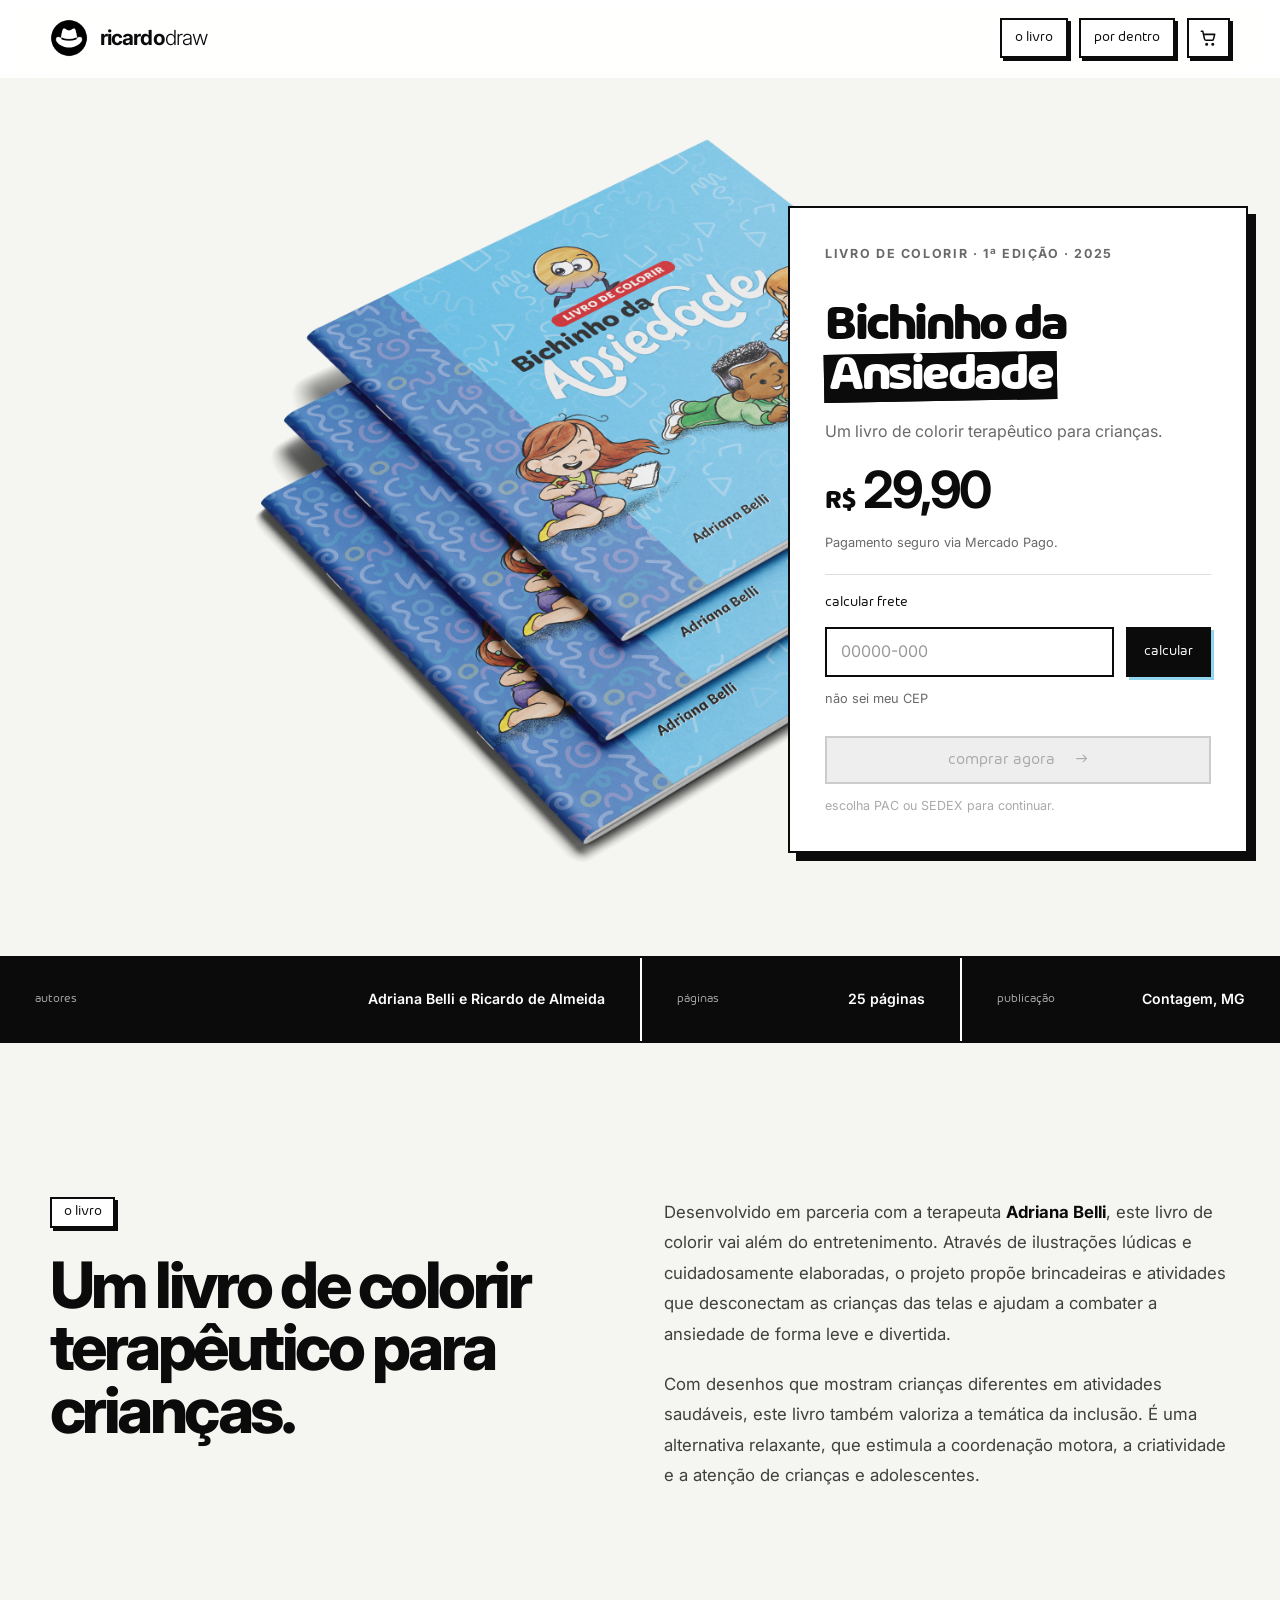
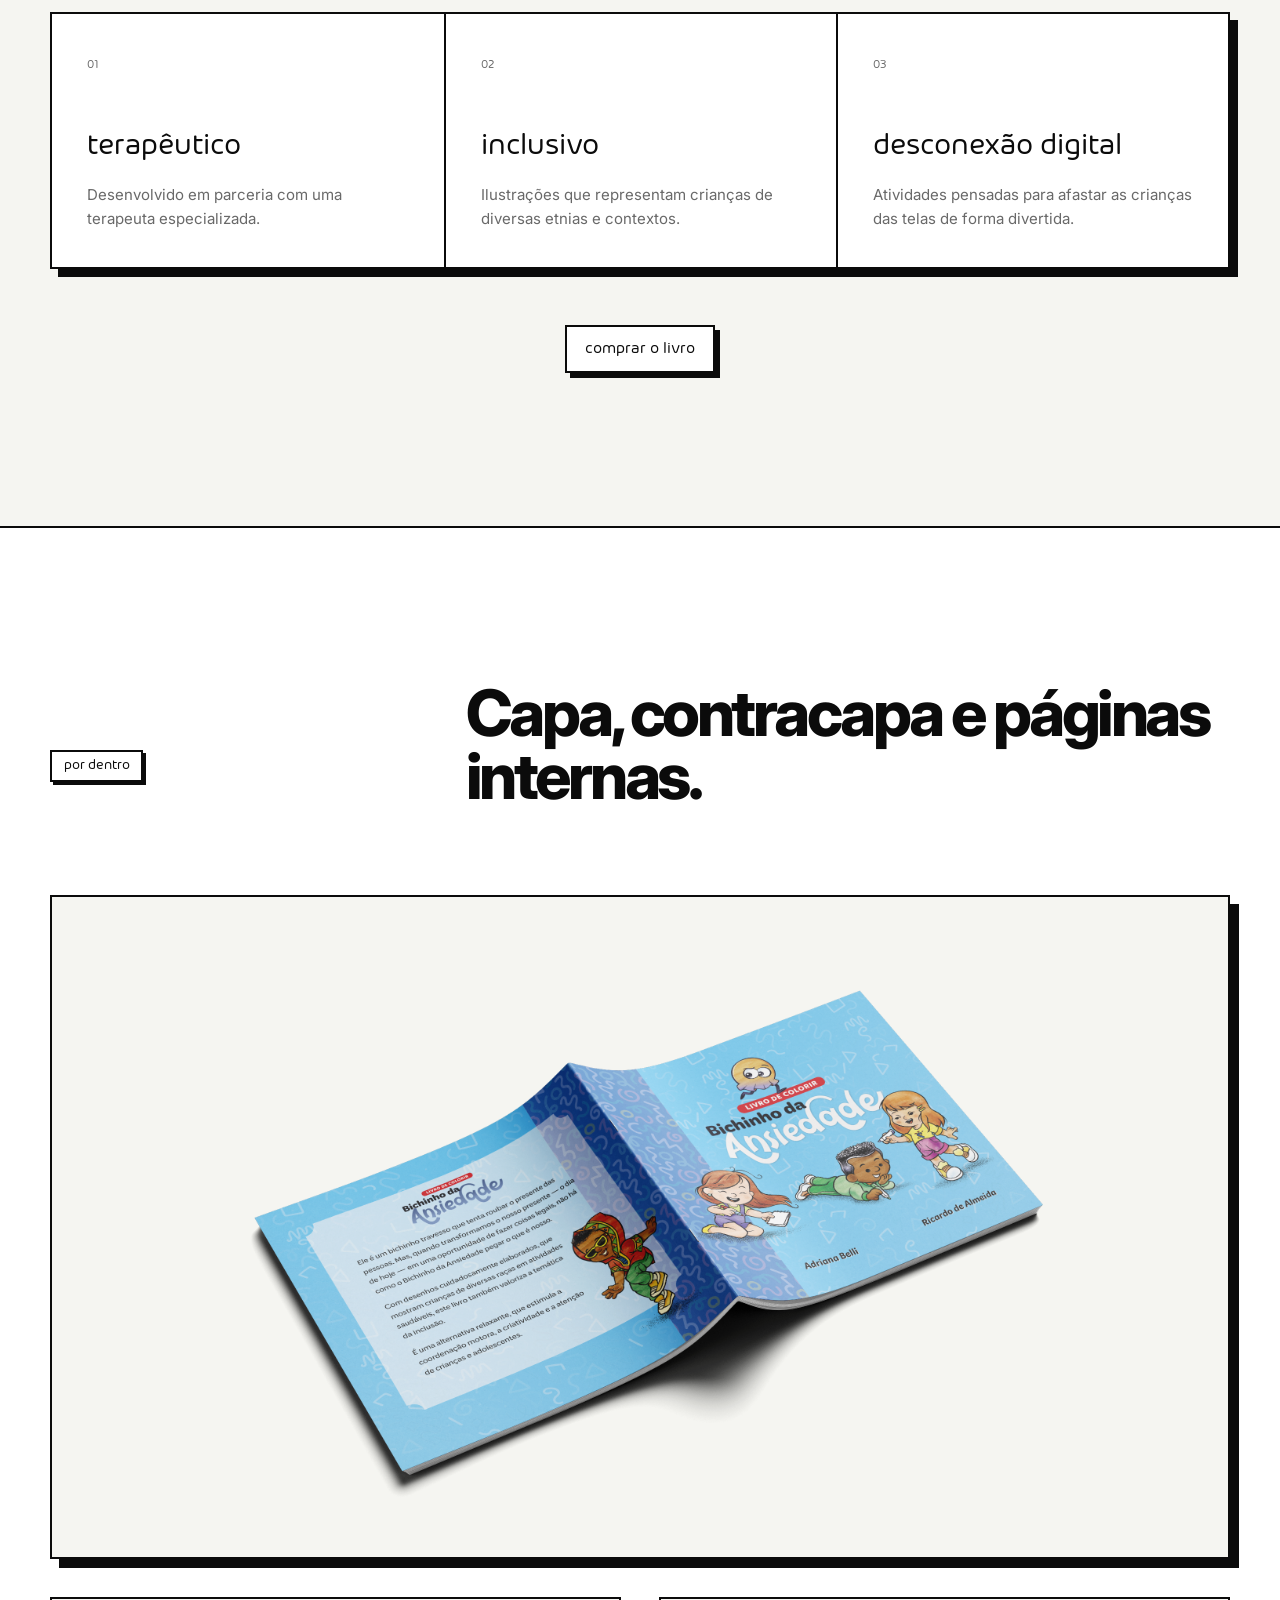
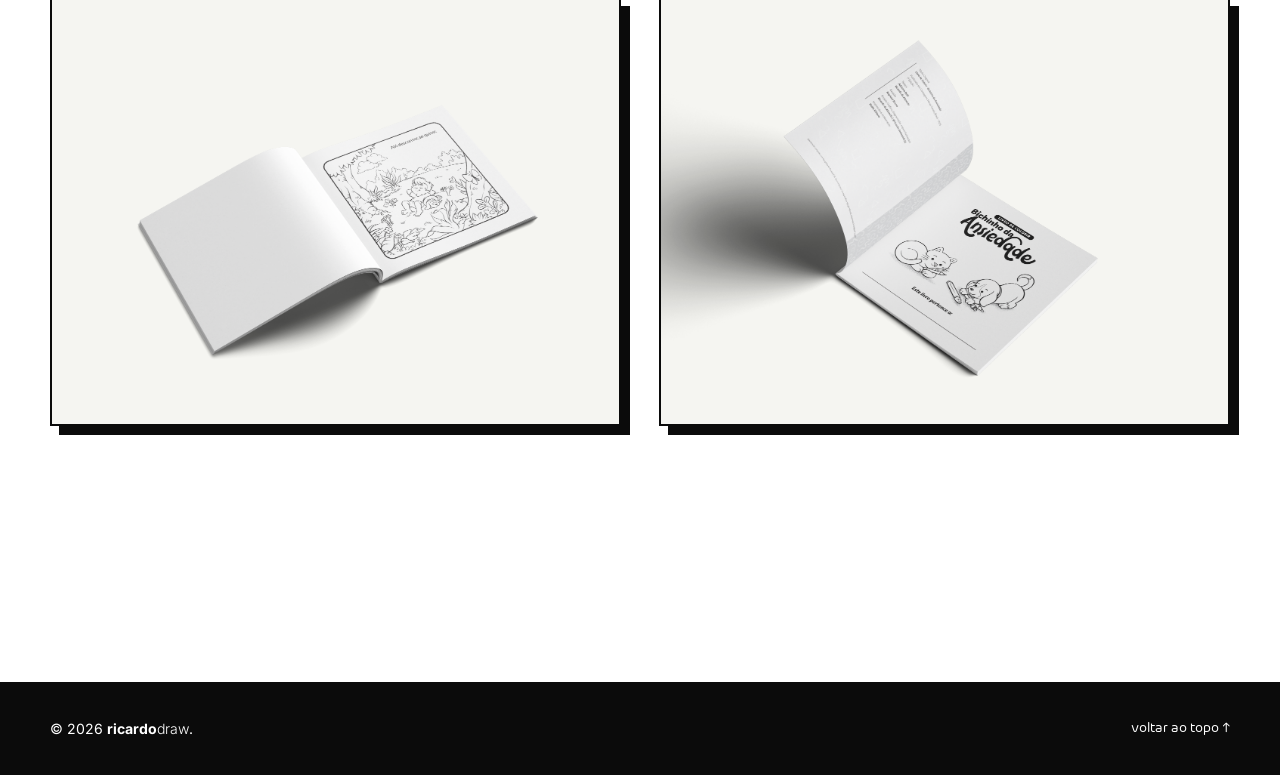
<file: bichinho-ansiedade.html>
<!DOCTYPE html>
<html lang="pt-BR">

<head>
    <meta charset="UTF-8">
    <meta name="viewport" content="width=device-width, initial-scale=1.0">
    <meta name="description"
        content="Bichinho da Ansiedade, livro de colorir terapêutico de Adriana Belli e Ricardo de Almeida.">
    <title>Bichinho da Ansiedade — ricardodraw</title>

    <link rel="icon" type="image/png" href="assets/logo/Ricardodraw_ICONE.png">
    <link rel="apple-touch-icon" href="assets/logo/Ricardodraw_ICONE.png">

    <script>
        document.documentElement.classList.add("js");
    </script>
    <link rel="stylesheet" href="style.css">
    <link rel="stylesheet" href="bichinho-ansiedade.css">
</head>

<body class="anxiety-page">
    <header class="site-header">
        <div class="container header-content">
            <a href="index.html" class="logo" aria-label="ricardodraw — página inicial">
                <img src="assets/logo/Ricardodraw_ICONE.png" alt="" class="logo-icon">
                <span class="logo-text">ricardo<span class="logo-text-light">draw</span></span>
            </a>

            <nav aria-label="Navegação da página">
                <ul>
                    <li><a href="#o-livro" data-section-link="o-livro">o livro</a></li>
                    <li><a href="#por-dentro" data-section-link="por-dentro">por dentro</a></li>
                    <li class="cart-icon-li">
                        <a href="checkout.html" class="cart-icon-link" aria-label="Ir para o checkout">
                            <svg viewBox="0 0 24 24" fill="none" stroke="currentColor" stroke-width="2"
                                stroke-linecap="round" stroke-linejoin="round" aria-hidden="true">
                                <path d="M3 3h2l2.2 10.2a2 2 0 0 0 2 1.6h7.7a2 2 0 0 0 2-1.6L20.5 7H6"></path>
                                <circle cx="10" cy="20" r="1"></circle>
                                <circle cx="18" cy="20" r="1"></circle>
                            </svg>
                            <span class="cart-count" aria-hidden="true">0</span>
                        </a>
                    </li>
                </ul>
            </nav>
        </div>
    </header>

    <main>
        <section class="book-hero" id="inicio" aria-labelledby="book-title">
            <div class="hero-bg-wrapper">
                <img src="assets/projetos/bichinho_ansiedade/Bichinho-da-Ansiedade-COLORIR_01.png"
                    alt="Três exemplares do livro Bichinho da Ansiedade" class="hero-bg-img">
            </div>

            <div class="container book-hero-content">
                <div class="hero-purchase-box reveal">
                    <p class="eyebrow">livro de colorir · 1ª edição · 2025</p>
                    <h1 id="book-title">
                        <span>Bichinho da</span>
                        <mark>Ansiedade</mark>
                    </h1>
                    <p class="book-hero-subtitle">Um livro de colorir terapêutico para crianças.</p>
                    
                    <div class="product-price" aria-label="Preço: 29 reais e 90 centavos">
                        <span>R$</span>
                        <strong>29,90</strong>
                    </div>
                    <p class="payment-note">Pagamento seguro via Mercado Pago.</p>

                    <div class="shipping-calculator" id="calcular-frete">
                        <h3>calcular frete</h3>
                        <div class="shipping-input-group">
                            <label class="sr-only" for="cepInput">CEP</label>
                            <input type="text" id="cepInput" class="cep-input" placeholder="00000-000" maxlength="9"
                                inputmode="numeric" autocomplete="postal-code">
                            <button id="calcShippingBtn" class="shipping-button" type="button">calcular</button>
                        </div>
                        <a href="https://buscacepinter.correios.com.br/app/endereco/index.php" target="_blank"
                            rel="noopener noreferrer" class="cep-help-link">não sei meu CEP</a>

                        <div id="shippingLoading" class="shipping-loading hidden" role="status">
                            <span class="spinner" aria-hidden="true"></span>
                            calculando frete
                        </div>
                        <p id="shippingError" class="shipping-error hidden" role="alert"></p>
                        <div id="shippingResults" class="shipping-results hidden" aria-live="polite"></div>
                    </div>

                    <div class="product-actions">
                        <button class="brutal-button brutal-button-dark direct-checkout-btn" type="button"
                            data-id="bichinho-001" data-name="Bichinho da Ansiedade" data-price="29.90"
                            data-image="assets/projetos/bichinho_ansiedade/Bichinho-da-Ansiedade-COLORIR_01.png"
                            disabled>
                            <span class="direct-checkout-label">comprar agora</span>
                            <span aria-hidden="true">→</span>
                        </button>
                        <p class="shipping-required-note">escolha PAC ou SEDEX para continuar.</p>
                    </div>
                </div>
            </div>

            <div class="book-facts" aria-label="Informações resumidas do livro">
                <div><span>autores</span><strong>Adriana Belli e Ricardo de Almeida</strong></div>
                <div><span>páginas</span><strong>25 páginas</strong></div>
                <div><span>publicação</span><strong>Contagem, MG</strong></div>
            </div>
        </section>

        <section class="book-story" id="o-livro" aria-labelledby="story-title">
            <div class="container story-grid">
                <div class="story-heading reveal">
                    <p class="section-title">o livro</p>
                    <h2 id="story-title">Um livro de colorir terapêutico para crianças.</h2>
                </div>

                <div class="story-copy reveal" data-reveal-delay="100">
                    <p>
                        Desenvolvido em parceria com a terapeuta <strong>Adriana Belli</strong>, este livro de colorir
                        vai além do entretenimento. Através de ilustrações lúdicas e cuidadosamente elaboradas, o projeto
                        propõe brincadeiras e atividades que desconectam as crianças das telas e ajudam a combater a
                        ansiedade de forma leve e divertida.
                    </p>
                    <p>
                        Com desenhos que mostram crianças diferentes em atividades saudáveis, este livro também valoriza
                        a temática da inclusão. É uma alternativa relaxante, que estimula a coordenação motora, a
                        criatividade e a atenção de crianças e adolescentes.
                    </p>
                </div>
            </div>

            <div class="container principles-grid">
                <article class="principle reveal" tabindex="0">
                    <span aria-hidden="true">01</span>
                    <img class="principle-doodle" src="assets/noun-doodle-197636.svg" alt="" aria-hidden="true">
                    <h3>terapêutico</h3>
                    <p>Desenvolvido em parceria com uma terapeuta especializada.</p>
                </article>
                <article class="principle reveal" data-reveal-delay="80" tabindex="0">
                    <span aria-hidden="true">02</span>
                    <img class="principle-doodle" src="assets/noun-doodle-197599.svg" alt="" aria-hidden="true">
                    <h3>inclusivo</h3>
                    <p>Ilustrações que representam crianças de diversas etnias e contextos.</p>
                </article>
                <article class="principle reveal" data-reveal-delay="160" tabindex="0">
                    <span aria-hidden="true">03</span>
                    <img class="principle-doodle" src="assets/noun-doodle-197607.svg" alt="" aria-hidden="true">
                    <h3>desconexão digital</h3>
                    <p>Atividades pensadas para afastar as crianças das telas de forma divertida.</p>
                </article>
            </div>

            <div class="container story-actions reveal" data-reveal-delay="240">
                <a href="#calcular-frete" class="brutal-button">
                    comprar o livro
                </a>
            </div>
        </section>

        <section class="book-gallery" id="por-dentro" aria-labelledby="gallery-title">
            <div class="container gallery-heading reveal">
                <p class="section-title">por dentro</p>
                <h2 id="gallery-title">Capa, contracapa e páginas internas.</h2>
            </div>

            <div class="container gallery-grid">
                <button class="gallery-item gallery-item-wide gallery-trigger reveal" type="button"
                    data-src="assets/projetos/bichinho_ansiedade/Bichinho-da-Ansiedade-COLORIR_02.png"
                    data-alt="Capa e contracapa abertas do livro Bichinho da Ansiedade">
                    <img src="assets/projetos/bichinho_ansiedade/Bichinho-da-Ansiedade-COLORIR_02.png"
                        alt="Capa e contracapa abertas do livro Bichinho da Ansiedade" loading="lazy">
                    <span class="art-index" aria-hidden="true">02</span>
                </button>

                <button class="gallery-item gallery-trigger reveal" type="button" data-reveal-delay="80"
                    data-src="assets/projetos/bichinho_ansiedade/Bichinho-da-Ansiedade-COLORIR_03.png"
                    data-alt="Página interna para colorir do livro Bichinho da Ansiedade">
                    <img src="assets/projetos/bichinho_ansiedade/Bichinho-da-Ansiedade-COLORIR_03.png"
                        alt="Página interna para colorir do livro Bichinho da Ansiedade" loading="lazy">
                    <span class="art-index" aria-hidden="true">03</span>
                </button>

                <button class="gallery-item gallery-trigger reveal" type="button" data-reveal-delay="120"
                    data-src="assets/projetos/bichinho_ansiedade/Bichinho-da-Ansiedade-COLORIR_04.png"
                    data-alt="Folha de rosto do livro Bichinho da Ansiedade">
                    <img src="assets/projetos/bichinho_ansiedade/Bichinho-da-Ansiedade-COLORIR_04.png"
                        alt="Folha de rosto do livro Bichinho da Ansiedade" loading="lazy">
                    <span class="art-index" aria-hidden="true">04</span>
                </button>
            </div>

            <div class="container gallery-actions reveal" data-reveal-delay="160" style="display: flex; justify-content: center; margin-top: 3.5rem;">
                <a href="#calcular-frete" class="brutal-button">
                    comprar o livro
                </a>
            </div>
        </section>


    </main>

    <footer class="site-footer">
        <div class="container footer-content">
            <p>&copy; <span id="currentYear">2026</span> <strong>ricardo<span class="logo-text-light">draw</span></strong>.</p>
            <a href="#inicio">voltar ao topo <span aria-hidden="true">↑</span></a>
        </div>
    </footer>

    <div id="lightbox" class="lightbox hidden" role="dialog" aria-modal="true" aria-label="Galeria do livro">
        <button class="lightbox-close" id="lightboxClose" type="button" aria-label="Fechar">×</button>
        <button class="lightbox-nav lightbox-prev" id="lightboxPrev" type="button" aria-label="Imagem anterior">←</button>
        <img id="lightboxImage" class="lightbox-image" alt="">
        <button class="lightbox-nav lightbox-next" id="lightboxNext" type="button" aria-label="Próxima imagem">→</button>
    </div>

    <script src="shipping-filter.js"></script>
    <script src="bichinho-ansiedade.js?v=2"></script>
    <script src="checkout-link.js"></script>
</body>

</html>
</file>
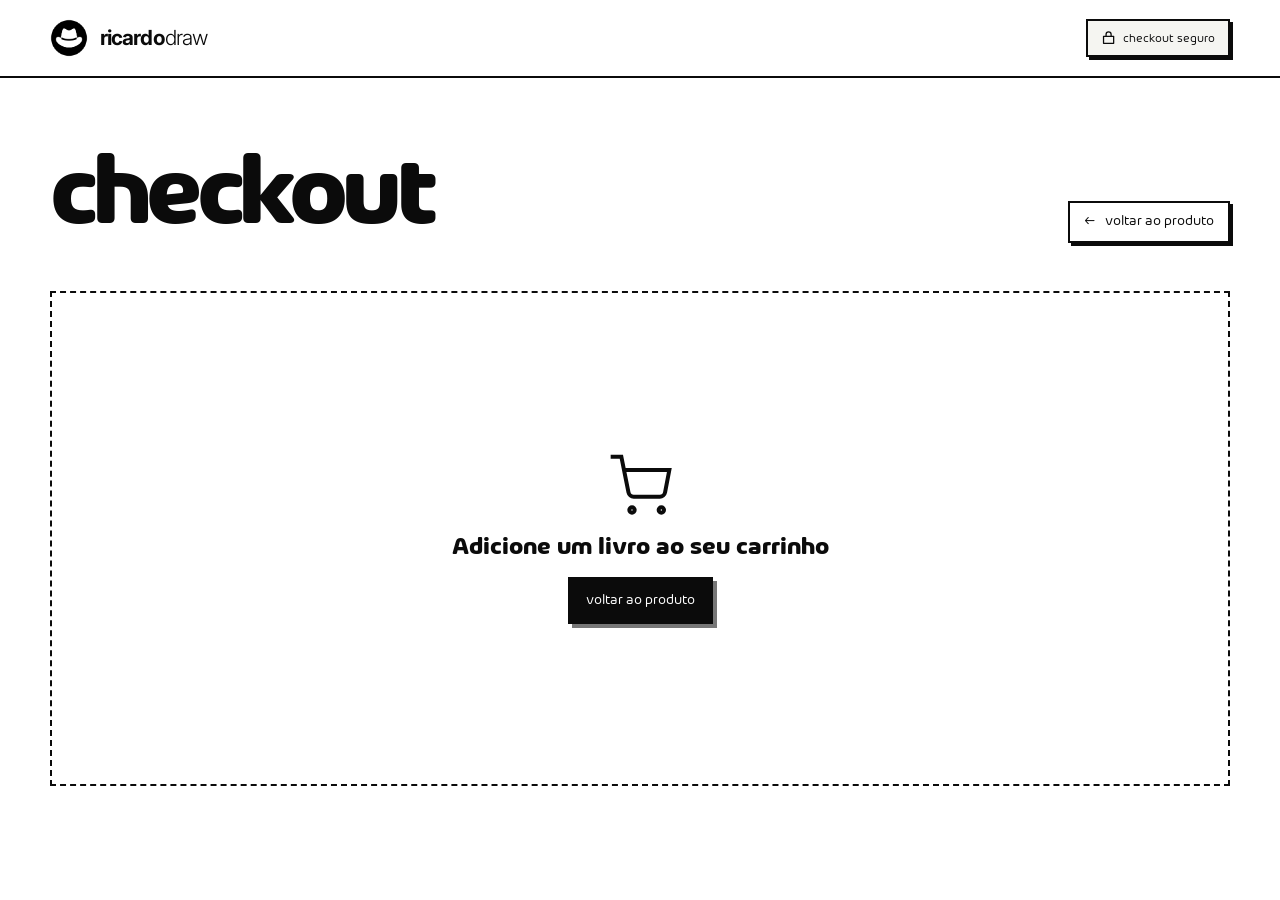
<file: checkout.html>
<!DOCTYPE html>
<html lang="pt-br">

<head>
    <meta charset="UTF-8">
    <meta name="viewport" content="width=device-width, initial-scale=1.0">
    <title>Checkout | ricardodraw</title>

    <link rel="icon" type="image/png" href="assets/logo/Ricardodraw_ICONE.png">
    <link rel="apple-touch-icon" href="assets/logo/Ricardodraw_ICONE.png">

    <link rel="preconnect" href="https://fonts.googleapis.com">
    <link rel="preconnect" href="https://fonts.gstatic.com" crossorigin>
    <link
        href="https://fonts.googleapis.com/css2?family=Inter:ital,opsz,wght@0,14..32,100..900;1,14..32,100..900&display=swap"
        rel="stylesheet">
    <link rel="stylesheet" href="checkout.css?v=4">
</head>

<body class="checkout-page">
    <header class="checkout-header">
        <div class="checkout-container checkout-header-content">
            <a href="index.html" class="checkout-logo" aria-label="ricardodraw — página inicial">
                <img src="assets/logo/Ricardodraw_ICONE.png" alt="">
                <span>ricardo<strong>draw</strong></span>
            </a>
            <span class="checkout-status">
                <svg viewBox="0 0 24 24" fill="none" stroke="currentColor" stroke-width="2"
                    stroke-linecap="round" stroke-linejoin="round" aria-hidden="true">
                    <rect x="4" y="10" width="16" height="11"></rect>
                    <path d="M8 10V7a4 4 0 0 1 8 0v3"></path>
                </svg>
                checkout seguro
            </span>
        </div>
    </header>

    <main class="checkout-main">
        <div class="checkout-container checkout-intro">
            <h1>checkout</h1>
            <a href="bichinho-ansiedade.html#comprar" class="back-link">
                <span aria-hidden="true">←</span>
                voltar ao produto
            </a>
        </div>

        <div class="checkout-container checkout-wrapper">
            <div class="checkout-left">
                <section class="personal-section">
                    <div class="section-heading">
                        <span class="step-number">01</span>
                        <h2 class="section-title">dados pessoais</h2>
                    </div>

                    <div class="customer-form">
                        <div class="form-group">
                            <label for="customer-email">e-mail</label>
                            <input type="email" id="customer-email" class="form-input" autocomplete="email"
                                placeholder="seu@email.com" required>
                        </div>
                        <div class="form-row">
                            <div class="form-group half">
                                <label for="customer-firstname">nome</label>
                                <input type="text" id="customer-firstname" class="form-input" autocomplete="given-name"
                                    placeholder="Nome" required>
                            </div>
                            <div class="form-group half">
                                <label for="customer-lastname">sobrenome</label>
                                <input type="text" id="customer-lastname" class="form-input" autocomplete="family-name"
                                    placeholder="Sobrenome" required>
                            </div>
                        </div>
                        <div class="form-group">
                            <label for="customer-cpf">cpf</label>
                            <input type="text" id="customer-cpf" class="form-input" autocomplete="off"
                                placeholder="000.000.000-00" maxlength="14" inputmode="numeric" required>
                        </div>
                        <p id="personalError" class="form-error hidden">Preencha corretamente seus dados pessoais.</p>
                    </div>
                </section>

                <section class="address-section">
                    <div class="section-heading">
                        <span class="step-number">02</span>
                        <h2 class="section-title">endereço</h2>
                    </div>

                    <div class="address-form">
                        <div class="address-row">
                            <div class="address-field cep-field">
                                <label for="addr-cep">cep</label>
                                <input type="text" id="addr-cep" class="form-input" placeholder="00000-000"
                                    maxlength="9" readonly>
                            </div>
                        </div>
                        <div class="address-row">
                            <div class="address-field full">
                                <label for="addr-street">rua</label>
                                <input type="text" id="addr-street" class="form-input" placeholder="Rua, Avenida..."
                                    autocomplete="address-line1" required>
                            </div>
                        </div>
                        <div class="address-row">
                            <div class="address-field small">
                                <label for="addr-number">número</label>
                                <input type="text" id="addr-number" class="form-input" placeholder="Nº" required>
                            </div>
                            <div class="address-field flex">
                                <label for="addr-complement">complemento</label>
                                <input type="text" id="addr-complement" class="form-input" placeholder="Apto, bloco..."
                                    autocomplete="address-line2">
                            </div>
                        </div>
                        <div class="address-row">
                            <div class="address-field flex">
                                <label for="addr-neighborhood">bairro</label>
                                <input type="text" id="addr-neighborhood" class="form-input" placeholder="Bairro"
                                    required>
                            </div>
                        </div>
                        <div class="address-row">
                            <div class="address-field flex">
                                <label for="addr-city">cidade</label>
                                <input type="text" id="addr-city" class="form-input" placeholder="Cidade"
                                    autocomplete="address-level2" required>
                            </div>
                            <div class="address-field small">
                                <label for="addr-state">estado</label>
                                <input type="text" id="addr-state" class="form-input" placeholder="UF" maxlength="2"
                                    autocomplete="address-level1" required>
                            </div>
                        </div>
                        <p id="addressError" class="form-error hidden">Preencha todos os campos obrigatórios do endereço.</p>
                    </div>
                </section>

                <section class="payment-section">
                    <div class="payment-heading">
                        <span class="step-number step-number-light">03</span>
                        <h2 class="payment-title">pagamento</h2>
                    </div>

                    <div class="payment-tabs" role="tablist" aria-label="Forma de pagamento">
                        <button type="button" class="payment-tab active" data-method="card" role="tab"
                            aria-selected="true">
                            <svg width="20" height="20" viewBox="0 0 24 24" fill="none" stroke="currentColor"
                                stroke-width="2" aria-hidden="true">
                                <rect x="1" y="4" width="22" height="16" rx="2"></rect>
                                <line x1="1" y1="10" x2="23" y2="10"></line>
                            </svg>
                            cartão
                        </button>
                        <button type="button" class="payment-tab" data-method="pix" role="tab" aria-selected="false">
                            <img src="assets/pix.svg" class="payment-tab-icon payment-tab-icon-pix" alt=""
                                aria-hidden="true">
                            pix
                        </button>
                    </div>

                    <div id="cardPayment" class="payment-panel active">
                        <form id="form-checkout" class="checkout-form">
                            <label class="form-label">dados do cartão</label>
                            <div class="form-group">
                                <label for="form-checkout__cardholderName" class="sr-only">Nome no cartão</label>
                                <input type="text" id="form-checkout__cardholderName" class="form-input"
                                    placeholder="Nome como está no cartão" required>
                            </div>
                            <div class="form-group">
                                <label for="form-checkout__cardNumber" class="sr-only">Número do cartão</label>
                                <div id="form-checkout__cardNumber" class="mp-iframe-container"></div>
                            </div>
                            <div class="form-group">
                                <label for="form-checkout__expirationDate" class="sr-only">Validade</label>
                                <div id="form-checkout__expirationDate" class="mp-iframe-container"></div>
                            </div>
                            <div class="form-group">
                                <label for="form-checkout__securityCode" class="sr-only">CVV</label>
                                <div class="cvv-field">
                                    <div id="form-checkout__securityCode" class="mp-iframe-container"></div>
                                    <img src="assets/cvv.svg" class="cvv-icon" alt="" aria-hidden="true">
                                </div>
                            </div>
                            <select id="form-checkout__installments" class="payment-data-bridge" tabindex="-1"
                                aria-hidden="true"></select>
                            <select id="form-checkout__issuer" class="payment-data-bridge" tabindex="-1"
                                aria-hidden="true"></select>
                            <select id="form-checkout__identificationType" class="payment-data-bridge" tabindex="-1"
                                aria-hidden="true"></select>
                            <input type="text" id="form-checkout__identificationNumber" class="payment-data-bridge"
                                tabindex="-1" aria-hidden="true">
                            <button type="submit" id="cardPayBtn" class="payment-submit-bridge" tabindex="-1"
                                aria-hidden="true">pagar com cartão</button>
                        </form>
                    </div>

                    <div id="pixPayment" class="payment-panel">
                        <form id="form-pix" class="checkout-form">
                            <div class="pix-explanation">
                                <strong>pix</strong>
                                <p>O código para pagamento será gerado após a confirmação do pedido.</p>
                            </div>
                            <button type="submit" id="pixPayBtn" class="payment-submit-bridge" tabindex="-1"
                                aria-hidden="true">pagar com pix</button>
                        </form>

                        <div id="pixResult" class="pix-result hidden">
                            <h3>escaneie o qr code para pagar</h3>
                            <div id="pixQrCode" class="pix-qr"></div>
                            <div class="pix-copy-group">
                                <label for="pixCopyPaste">ou copie o código pix:</label>
                                <div class="pix-copy-row">
                                    <input type="text" id="pixCopyPaste" class="form-input" readonly>
                                    <button type="button" id="pixCopyBtn" class="copy-btn">copiar</button>
                                </div>
                            </div>
                            <p class="pix-expiry">o código expira em 30 minutos.</p>
                        </div>
                    </div>

                    <p class="security-note">
                        <svg width="16" height="16" viewBox="0 0 24 24" fill="none" stroke="currentColor"
                            stroke-width="2" aria-hidden="true">
                            <rect x="3" y="11" width="18" height="10"></rect>
                            <path d="M7 11V7a5 5 0 0 1 10 0v4"></path>
                        </svg>
                        pagamento seguro e criptografado via Mercado Pago
                    </p>
                </section>
            </div>

            <aside class="checkout-right" aria-labelledby="summary-title">
                <div class="summary-heading">
                    <h2 id="summary-title" class="section-title">informações do produto</h2>
                </div>

                <div id="orderItems" class="order-items"></div>

                <div id="selectedShippingSummary" class="selected-shipping-summary">
                    <label class="summary-row-label" for="shippingSelect">frete</label>
                    <div id="shippingDropdown" class="shipping-dropdown">
                        <button id="shippingSelect" class="shipping-select" type="button" aria-haspopup="listbox"
                            aria-expanded="false" aria-controls="shippingOptions">
                            <span>
                                <strong id="selectedShippingName">—</strong>
                                <small id="selectedShippingDelivery"></small>
                            </span>
                            <svg viewBox="0 0 24 24" fill="none" stroke="currentColor" stroke-width="2.5"
                                aria-hidden="true">
                                <polyline points="6 9 12 15 18 9"></polyline>
                            </svg>
                        </button>
                        <div id="shippingOptions" class="shipping-options hidden" role="listbox"
                            aria-label="Opções de frete"></div>
                    </div>
                </div>

                <div class="checkout-totals">
                    <div class="total-row">
                        <span>subtotal</span>
                        <span id="checkoutSubtotal" class="currency-value">R$ 0,00</span>
                    </div>
                    <div class="total-row">
                        <span>frete</span>
                        <span id="checkoutShipping" class="currency-value">R$ 0,00</span>
                    </div>
                    <div class="total-row total-final">
                        <span>total</span>
                        <span id="checkoutTotal" class="currency-value">R$ 0,00</span>
                    </div>
                </div>

                <p id="checkoutSummaryError" class="summary-error hidden" role="alert"></p>
                <button type="button" id="finalizePurchaseBtn" class="pay-btn">
                    <span id="finalizePurchaseBtnText">finalizar compra</span>
                    <svg width="18" height="18" viewBox="0 0 24 24" fill="none" stroke="currentColor"
                        stroke-width="2" aria-hidden="true">
                        <line x1="5" y1="12" x2="19" y2="12"></line>
                        <polyline points="12 5 19 12 12 19"></polyline>
                    </svg>
                </button>

                <p class="guarantee-note">
                    <svg width="20" height="20" viewBox="0 0 24 24" fill="none" stroke="currentColor"
                        stroke-width="2" aria-hidden="true">
                        <path d="M12 22s8-4 8-10V5l-8-3-8 3v7c0 6 8 10 8 10z"></path>
                        <polyline points="9 12 11 14 15 9"></polyline>
                    </svg>
                    7 dias de garantia. Sem burocracias.
                </p>
            </aside>
        </div>
    </main>

    <div id="paymentOverlay" class="payment-overlay hidden">
        <div class="payment-overlay-content">
            <div id="overlayIcon" class="overlay-icon"></div>
            <h2 id="overlayTitle"></h2>
            <p id="overlayMessage"></p>
            <a href="index.html" class="overlay-btn">voltar à loja</a>
        </div>
    </div>

    <script src="https://sdk.mercadopago.com/js/v2"></script>
    <script src="shipping-filter.js"></script>
    <script src="checkout.js?v=6"></script>
</body>

</html>
</file>
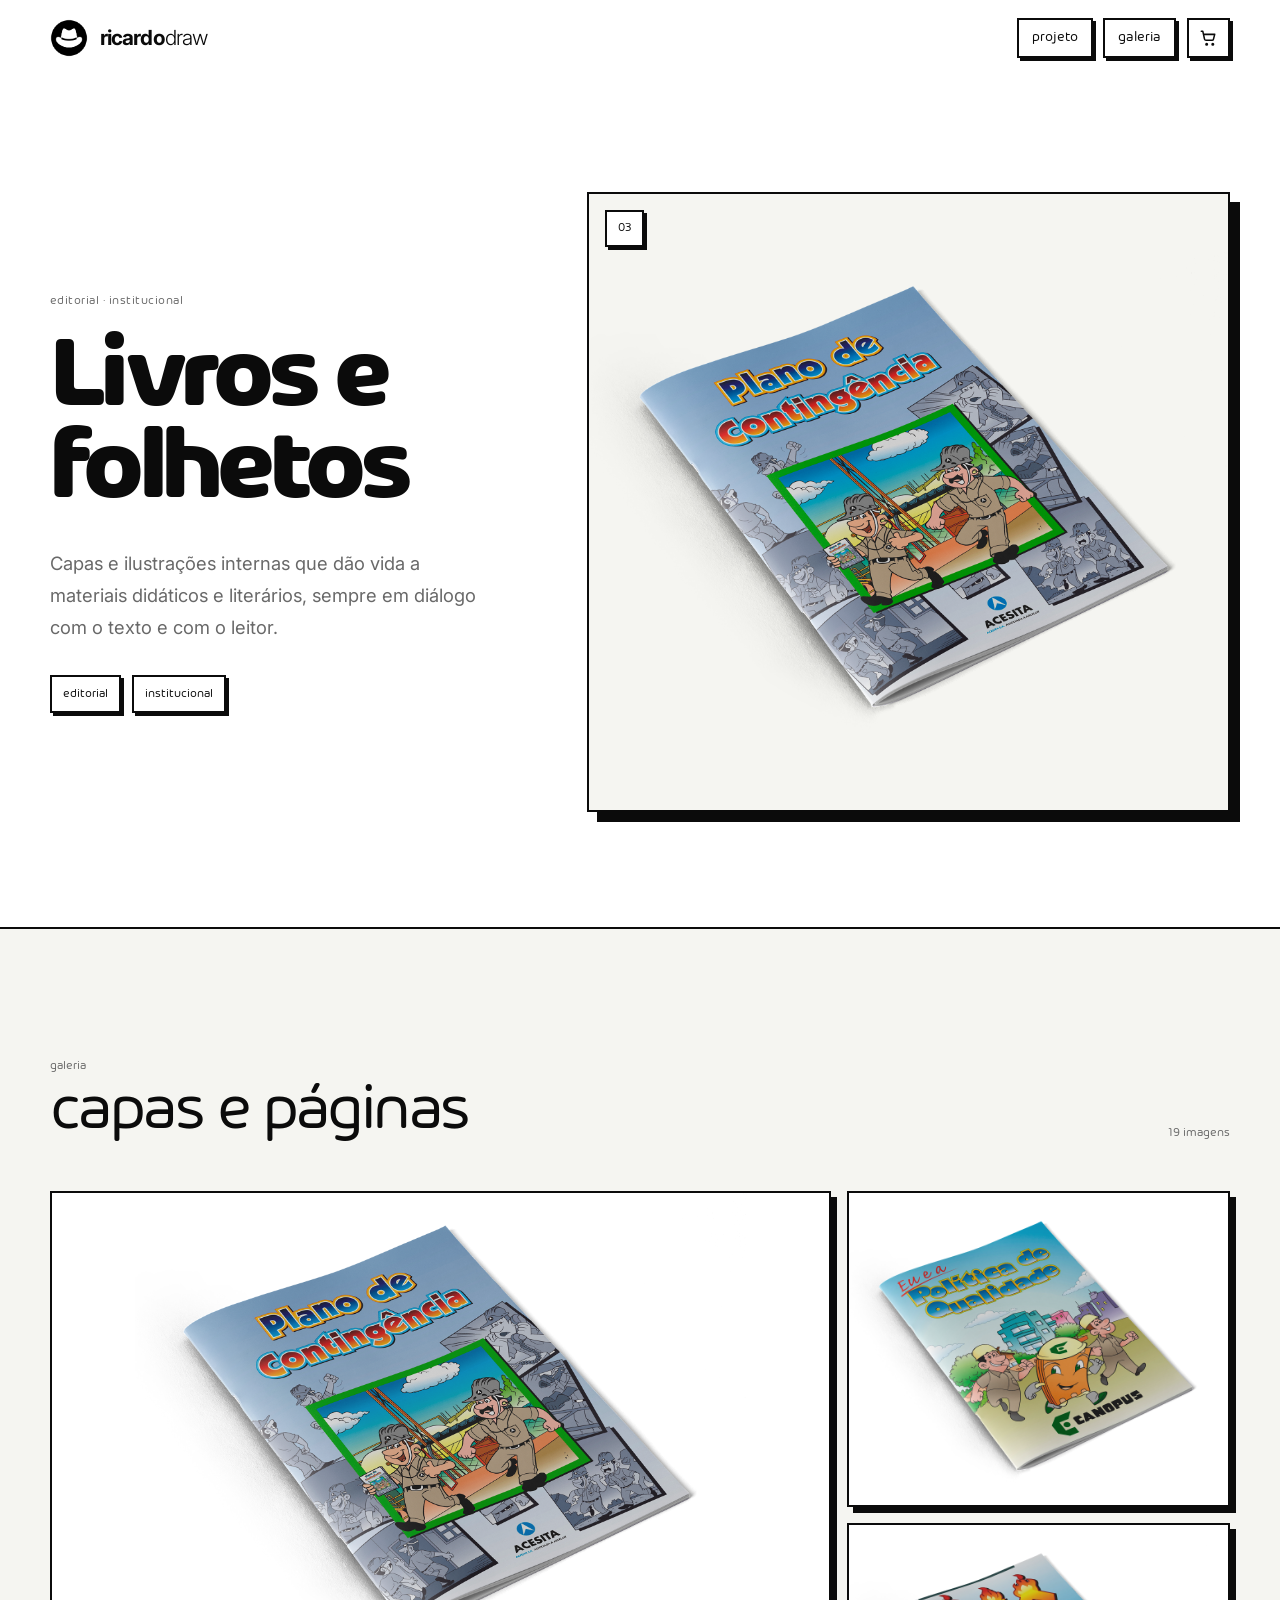
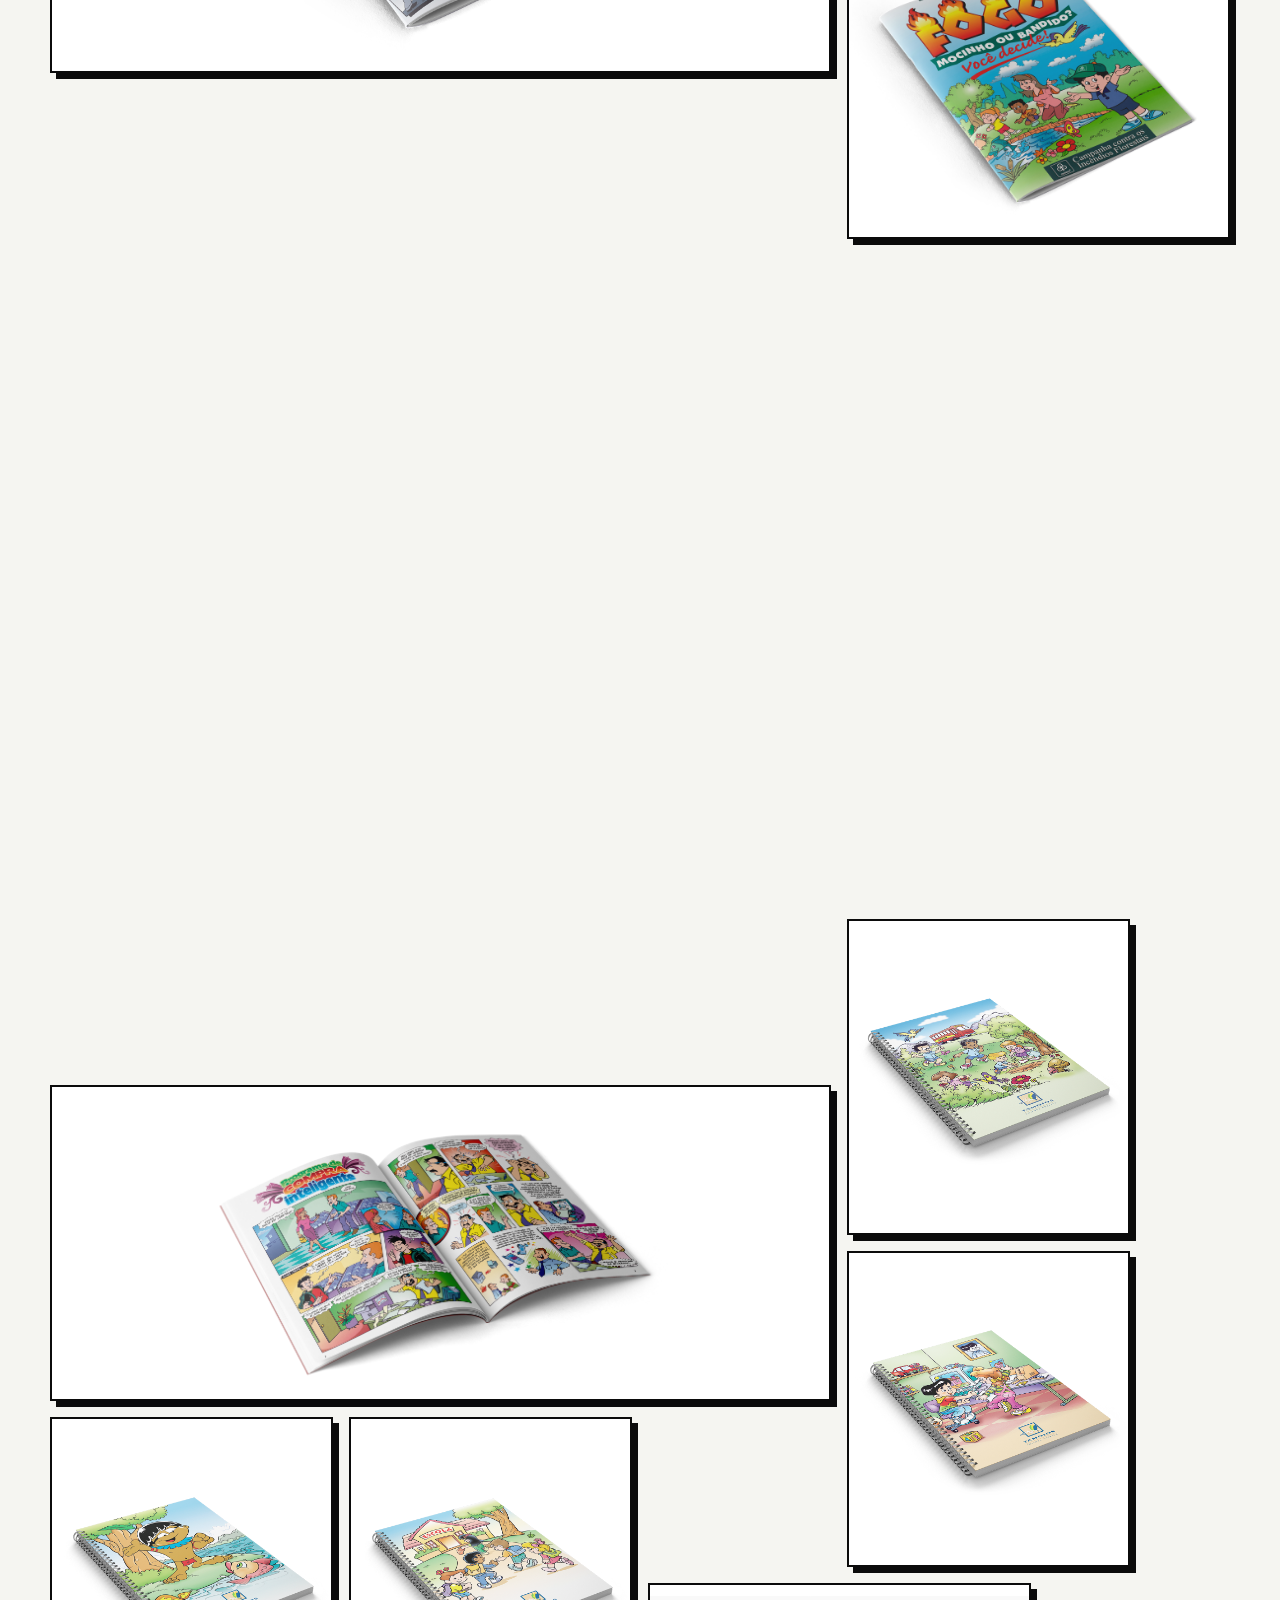
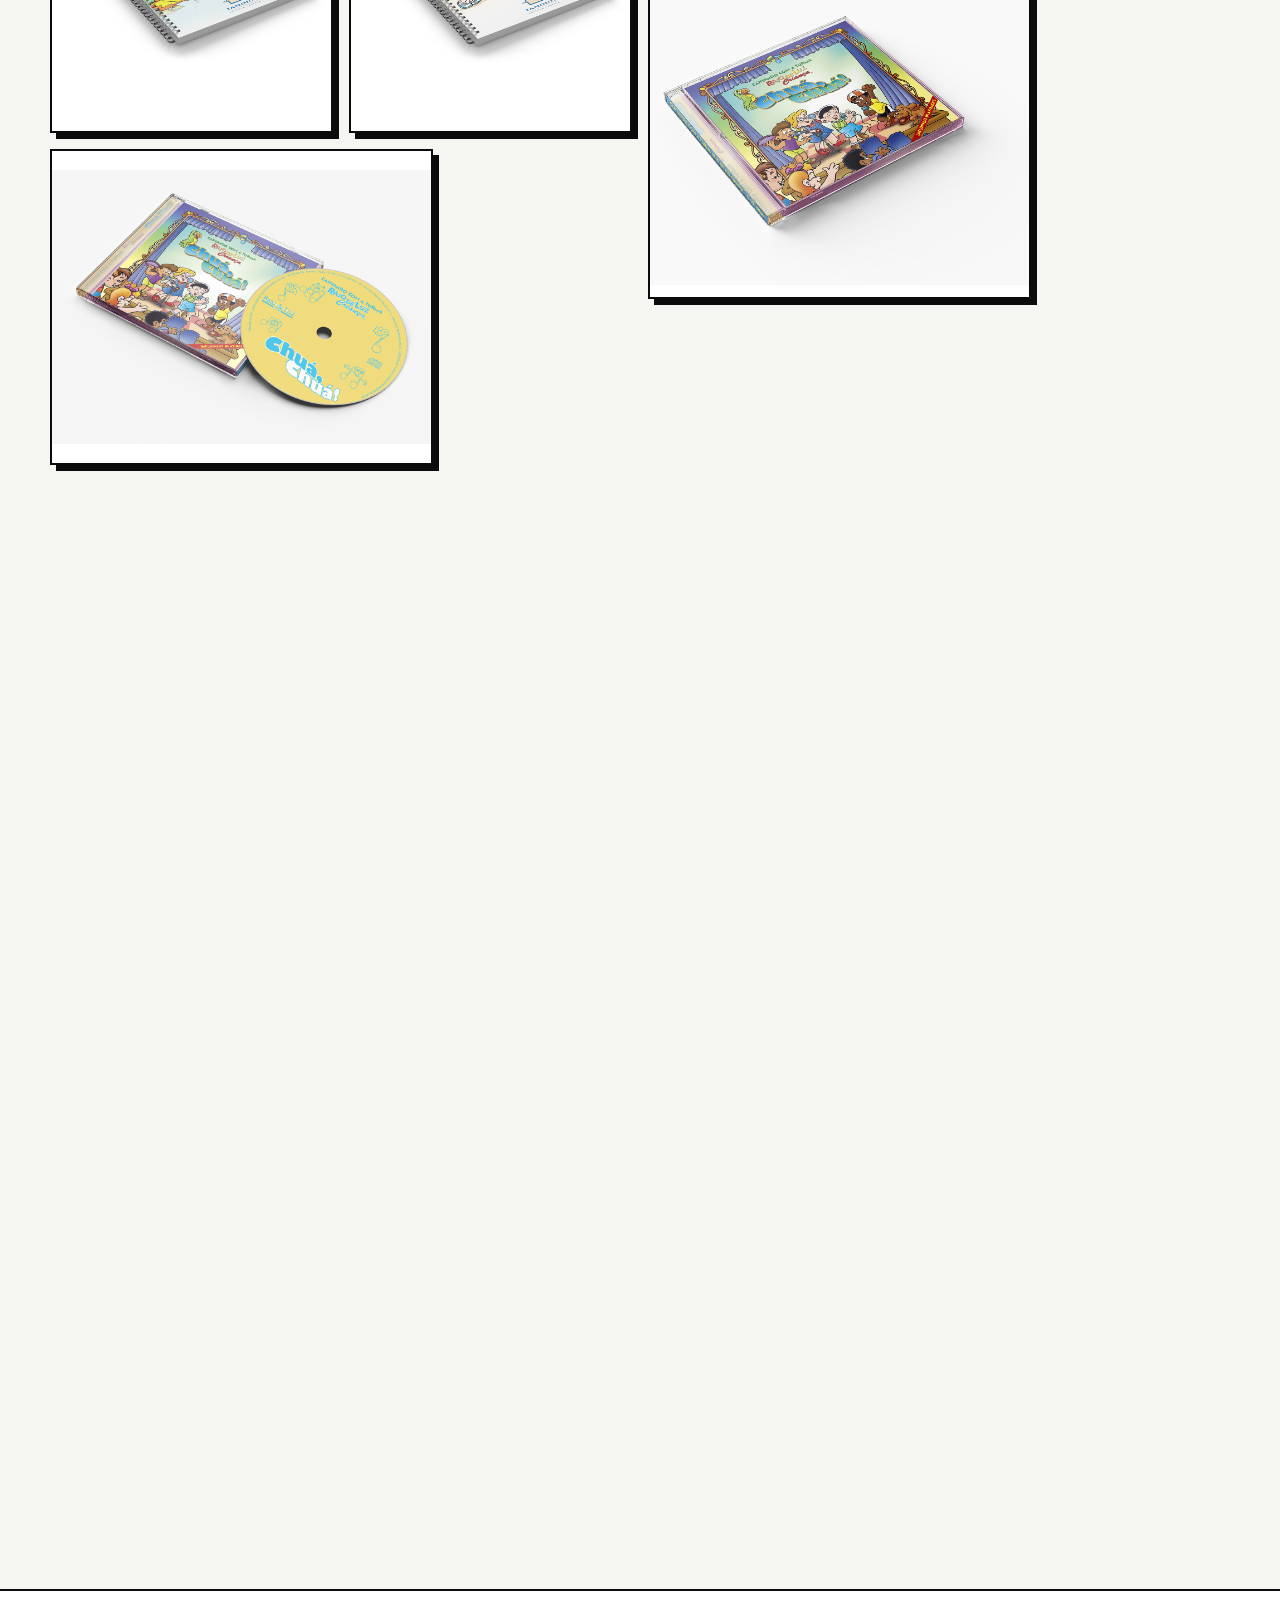
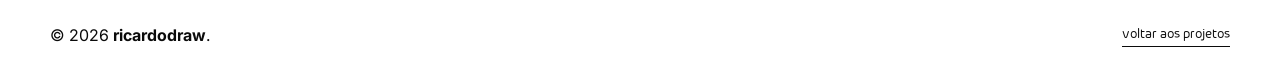
<file: livros-folhetos.html>
<!DOCTYPE html>
<html lang="pt-BR">

<head>
    <meta charset="UTF-8">
    <meta name="viewport" content="width=device-width, initial-scale=1.0">
    <meta name="description" content="Livros, cartilhas e folhetos ilustrados por Ricardo de Almeida.">
    <title>Livros e folhetos — ricardodraw</title>
    <link rel="icon" type="image/png" href="assets/logo/Ricardodraw_ICONE.png">
    <link rel="apple-touch-icon" href="assets/logo/Ricardodraw_ICONE.png">
    <link rel="preconnect" href="https://fonts.googleapis.com">
    <link rel="preconnect" href="https://fonts.gstatic.com" crossorigin>
    <link href="https://fonts.googleapis.com/css2?family=Inter:wght@400;600;700;800&display=swap" rel="stylesheet">
    <link rel="stylesheet" href="projeto.css">
</head>

<body class="project-page">
    <header class="project-header">
        <div class="project-container project-header-content">
            <a href="index.html" class="project-logo" aria-label="ricardodraw — página inicial">
                <img src="assets/logo/Ricardodraw_ICONE.png" alt="">
                <span>ricardo<strong>draw</strong></span>
            </a>
            <nav class="project-nav" aria-label="Navegação do projeto">
                <ul>
                    <li><a href="#projeto">projeto</a></li>
                    <li><a href="#galeria">galeria</a></li>
                    <li>
                        <a href="checkout.html" class="cart-icon-link" aria-label="Ir para o checkout">
                            <svg viewBox="0 0 24 24" fill="none" stroke="currentColor" stroke-width="2"
                                stroke-linecap="round" stroke-linejoin="round" aria-hidden="true">
                                <path d="M3 3h2l2.2 10.2a2 2 0 0 0 2 1.6h7.7a2 2 0 0 0 2-1.6L20.5 7H6"></path>
                                <circle cx="10" cy="20" r="1"></circle>
                                <circle cx="18" cy="20" r="1"></circle>
                            </svg>
                            <span class="cart-count" aria-hidden="true">0</span>
                        </a>
                    </li>
                </ul>
            </nav>
        </div>
    </header>

    <main>
        <section class="project-hero" id="projeto">
            <div class="project-container project-hero-grid">
                <div class="reveal">
                    <p class="project-eyebrow">editorial · institucional</p>
                    <h1>Livros e folhetos</h1>
                    <p class="project-description">
                        Capas e ilustrações internas que dão vida a materiais didáticos e literários, sempre em
                        diálogo com o texto e com o leitor.
                    </p>
                    <div class="project-meta">
                        <span>editorial</span>
                        <span>institucional</span>
                    </div>
                </div>
                <div class="project-hero-media reveal">
                    <span class="project-number" aria-hidden="true">03</span>
                    <img src="assets/projetos/outros-livros-e-folhetos/CARTILHA-Acesita_Capa.png"
                        alt="Capa ilustrada da cartilha Plano de Contingência">
                </div>
            </div>
        </section>

        <section class="project-gallery" id="galeria" aria-labelledby="gallery-title">
            <div class="project-container">
                <div class="project-gallery-heading reveal">
                    <div>
                        <p class="project-section-label">galeria</p>
                        <h2 id="gallery-title">capas e páginas</h2>
                    </div>
                    <span class="project-gallery-count">19 imagens</span>
                </div>
                <div class="project-bento">
                    <button class="project-bento-card is-large reveal" type="button"><img src="assets/projetos/outros-livros-e-folhetos/CARTILHA-Acesita_Capa.png" alt="Capa da cartilha Plano de Contingência" loading="lazy"></button>
                    <button class="project-bento-card is-wide reveal" type="button"><img src="assets/projetos/outros-livros-e-folhetos/CARTILHA-Acesita_Miolo.png" alt="Páginas internas da cartilha Plano de Contingência" loading="lazy"></button>
                    <button class="project-bento-card reveal" type="button"><img src="assets/projetos/outros-livros-e-folhetos/CARTILHA-Canopus_Capa.png" alt="Capa de cartilha Canopus" loading="lazy"></button>
                    <button class="project-bento-card is-wide reveal" type="button"><img src="assets/projetos/outros-livros-e-folhetos/CARTILHA-Canopus_Miolo.png" alt="Páginas internas de cartilha Canopus" loading="lazy"></button>
                    <button class="project-bento-card reveal" type="button"><img src="assets/projetos/outros-livros-e-folhetos/CARTILHA-Cenibra_Capa.png" alt="Capa de cartilha Cenibra" loading="lazy"></button>
                    <button class="project-bento-card is-wide reveal" type="button"><img src="assets/projetos/outros-livros-e-folhetos/CARTILHA-Cenibra_Miolo.png" alt="Páginas internas de cartilha Cenibra" loading="lazy"></button>
                    <button class="project-bento-card reveal" type="button"><img src="assets/projetos/outros-livros-e-folhetos/CARTILHA-ODia_Capa.png" alt="Capa de cartilha O Dia" loading="lazy"></button>
                    <button class="project-bento-card reveal" type="button"><img src="assets/projetos/outros-livros-e-folhetos/CARTILHA-Onimusic_Capa.png" alt="Capa de cartilha Onimusic" loading="lazy"></button>
                    <button class="project-bento-card is-wide reveal" type="button"><img src="assets/projetos/outros-livros-e-folhetos/CARTILHA-Onimusic_Miolo.png" alt="Páginas internas de cartilha Onimusic" loading="lazy"></button>
                    <button class="project-bento-card is-small reveal" type="button"><img src="assets/projetos/outros-livros-e-folhetos/AGENDA_Desenho01.png" alt="Ilustração para agenda, cena um" loading="lazy"></button>
                    <button class="project-bento-card is-small reveal" type="button"><img src="assets/projetos/outros-livros-e-folhetos/AGENDA_Desenho02.png" alt="Ilustração para agenda, cena dois" loading="lazy"></button>
                    <button class="project-bento-card is-small reveal" type="button"><img src="assets/projetos/outros-livros-e-folhetos/AGENDA_Desenho03.png" alt="Ilustração para agenda, cena três" loading="lazy"></button>
                    <button class="project-bento-card is-small reveal" type="button"><img src="assets/projetos/outros-livros-e-folhetos/AGENDA_Desenho04.png" alt="Ilustração para agenda, cena quatro" loading="lazy"></button>
                    <button class="project-bento-card reveal" type="button"><img src="assets/projetos/outros-livros-e-folhetos/CD-Case-Raio-de-Luz-CD_1.png" alt="Projeto gráfico Raio de Luz, peça um" loading="lazy"></button>
                    <button class="project-bento-card reveal" type="button"><img src="assets/projetos/outros-livros-e-folhetos/CD-Case-Raio-de-Luz-CD_2.png" alt="Projeto gráfico Raio de Luz, peça dois" loading="lazy"></button>
                    <button class="project-bento-card reveal" type="button"><img src="assets/projetos/outros-livros-e-folhetos/CD-Case-Raio-de-Luz-CD_3.png" alt="Projeto gráfico Raio de Luz, peça três" loading="lazy"></button>
                    <button class="project-bento-card is-wide reveal" type="button"><img src="assets/projetos/outros-livros-e-folhetos/CD-Case-Raio-de-Luz-CD_4.png" alt="Projeto gráfico Raio de Luz, peça quatro" loading="lazy"></button>
                    <button class="project-bento-card is-large reveal" type="button"><img src="assets/projetos/outros-livros-e-folhetos/Raio-de-Luz_Mockup-LIVRO-1.png" alt="Mockup do livro Um Menino Especial" loading="lazy"></button>
                    <button class="project-bento-card is-tall reveal" type="button"><img src="assets/projetos/outros-livros-e-folhetos/Raio-de-Luz_Mockup-LIVRO-2.png" alt="Segundo mockup do livro Um Menino Especial" loading="lazy"></button>
                </div>
            </div>
        </section>
    </main>

    <footer class="project-footer">
        <div class="project-container project-footer-content">
            <p>&copy; <span id="currentYear">2026</span> <strong>ricardo<span>draw</span></strong>.</p>
            <a href="index.html#projetos">voltar aos projetos</a>
        </div>
    </footer>

    <div class="project-lightbox" id="projectLightbox" role="dialog" aria-modal="true" aria-label="Visualização da imagem">
        <button class="project-lightbox-close" id="projectLightboxClose" type="button" aria-label="Fechar">×</button>
        <img id="projectLightboxImage" alt="">
    </div>

    <script src="projeto.js"></script>
    <script src="checkout-link.js"></script>
</body>

</html>
</file>
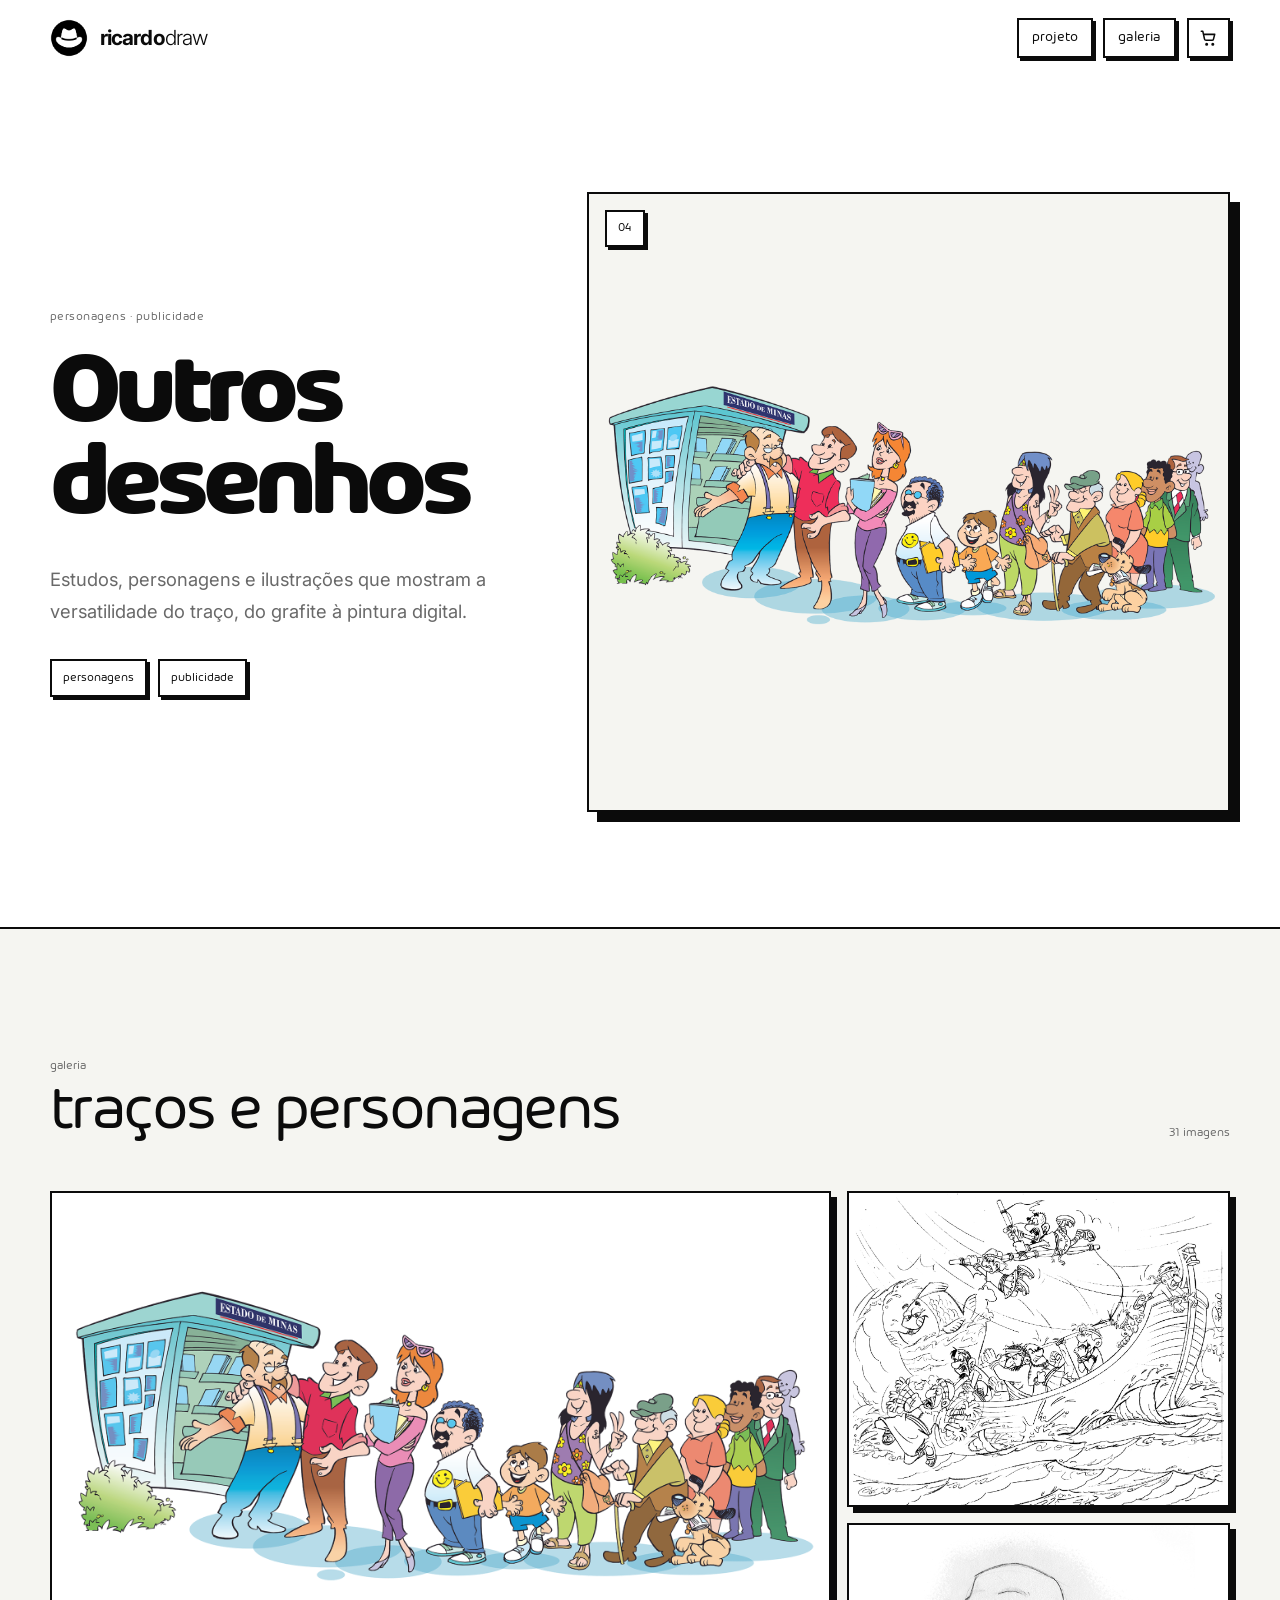
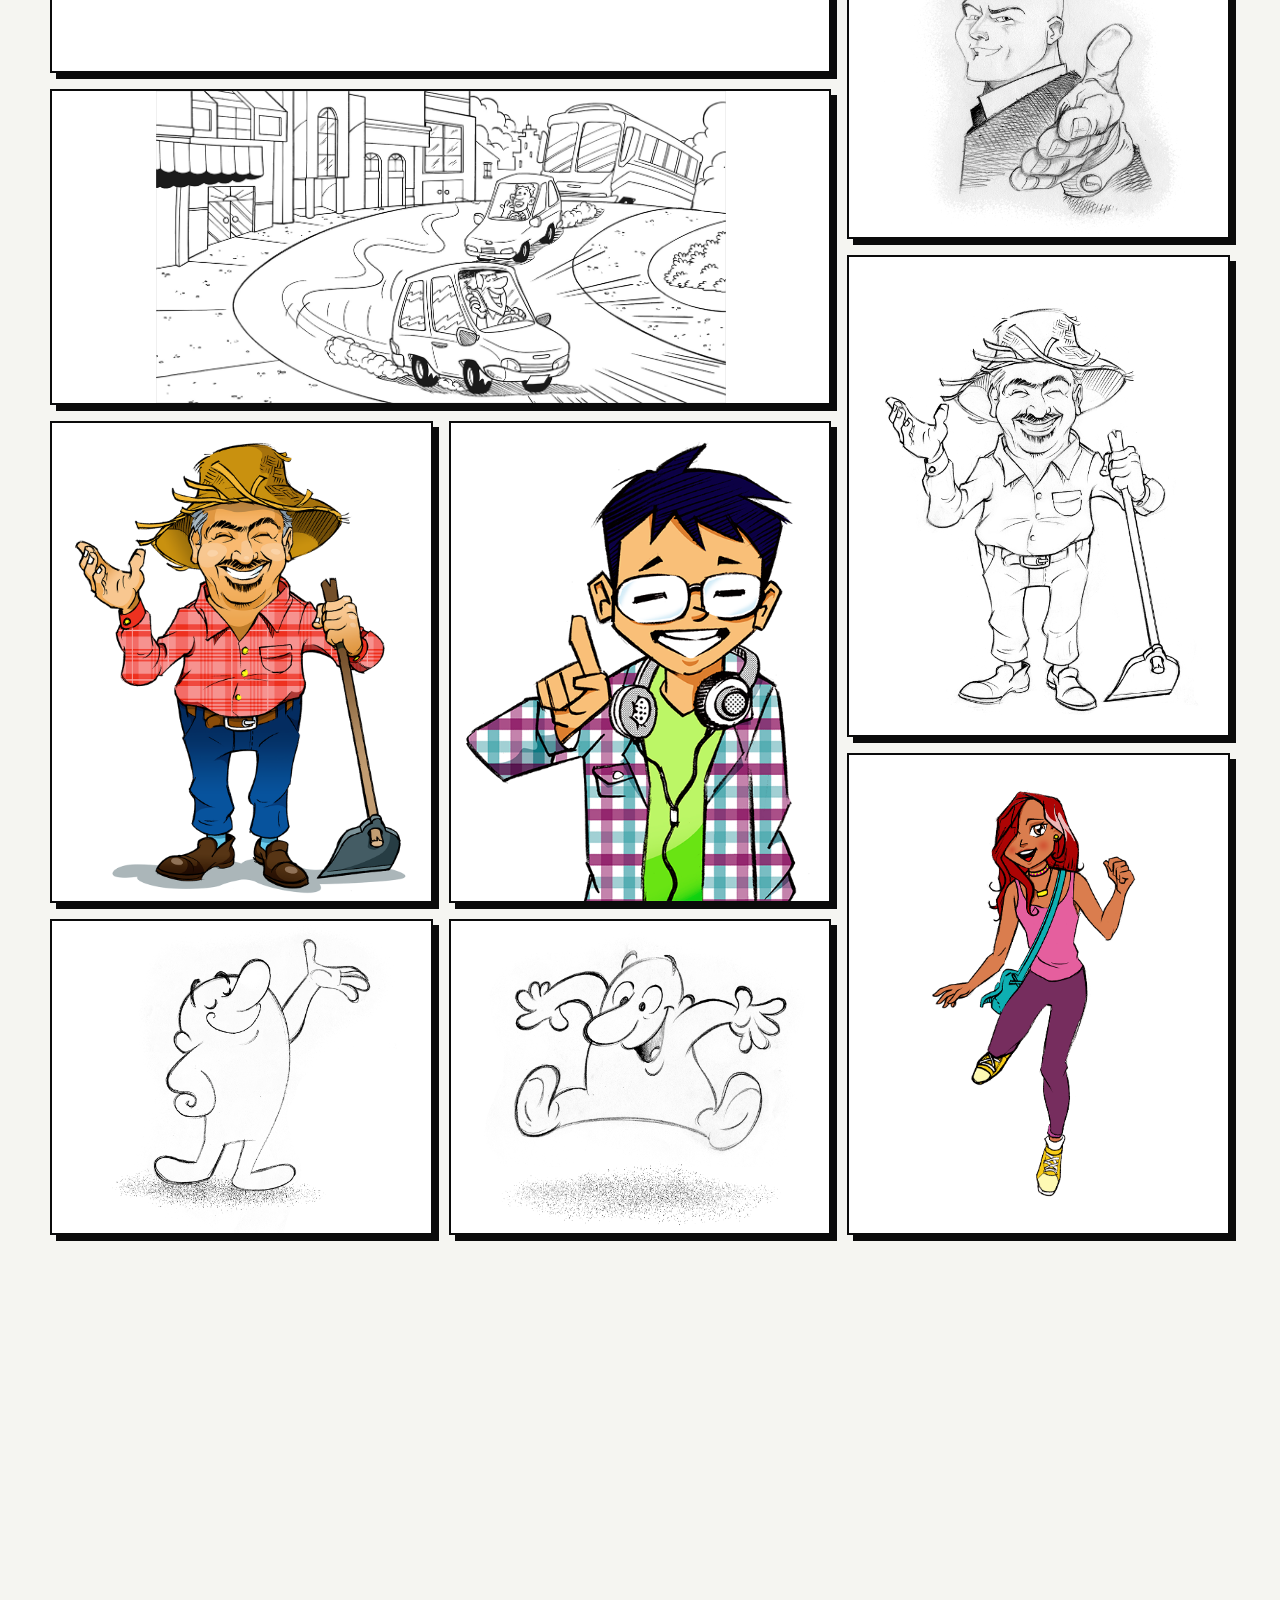
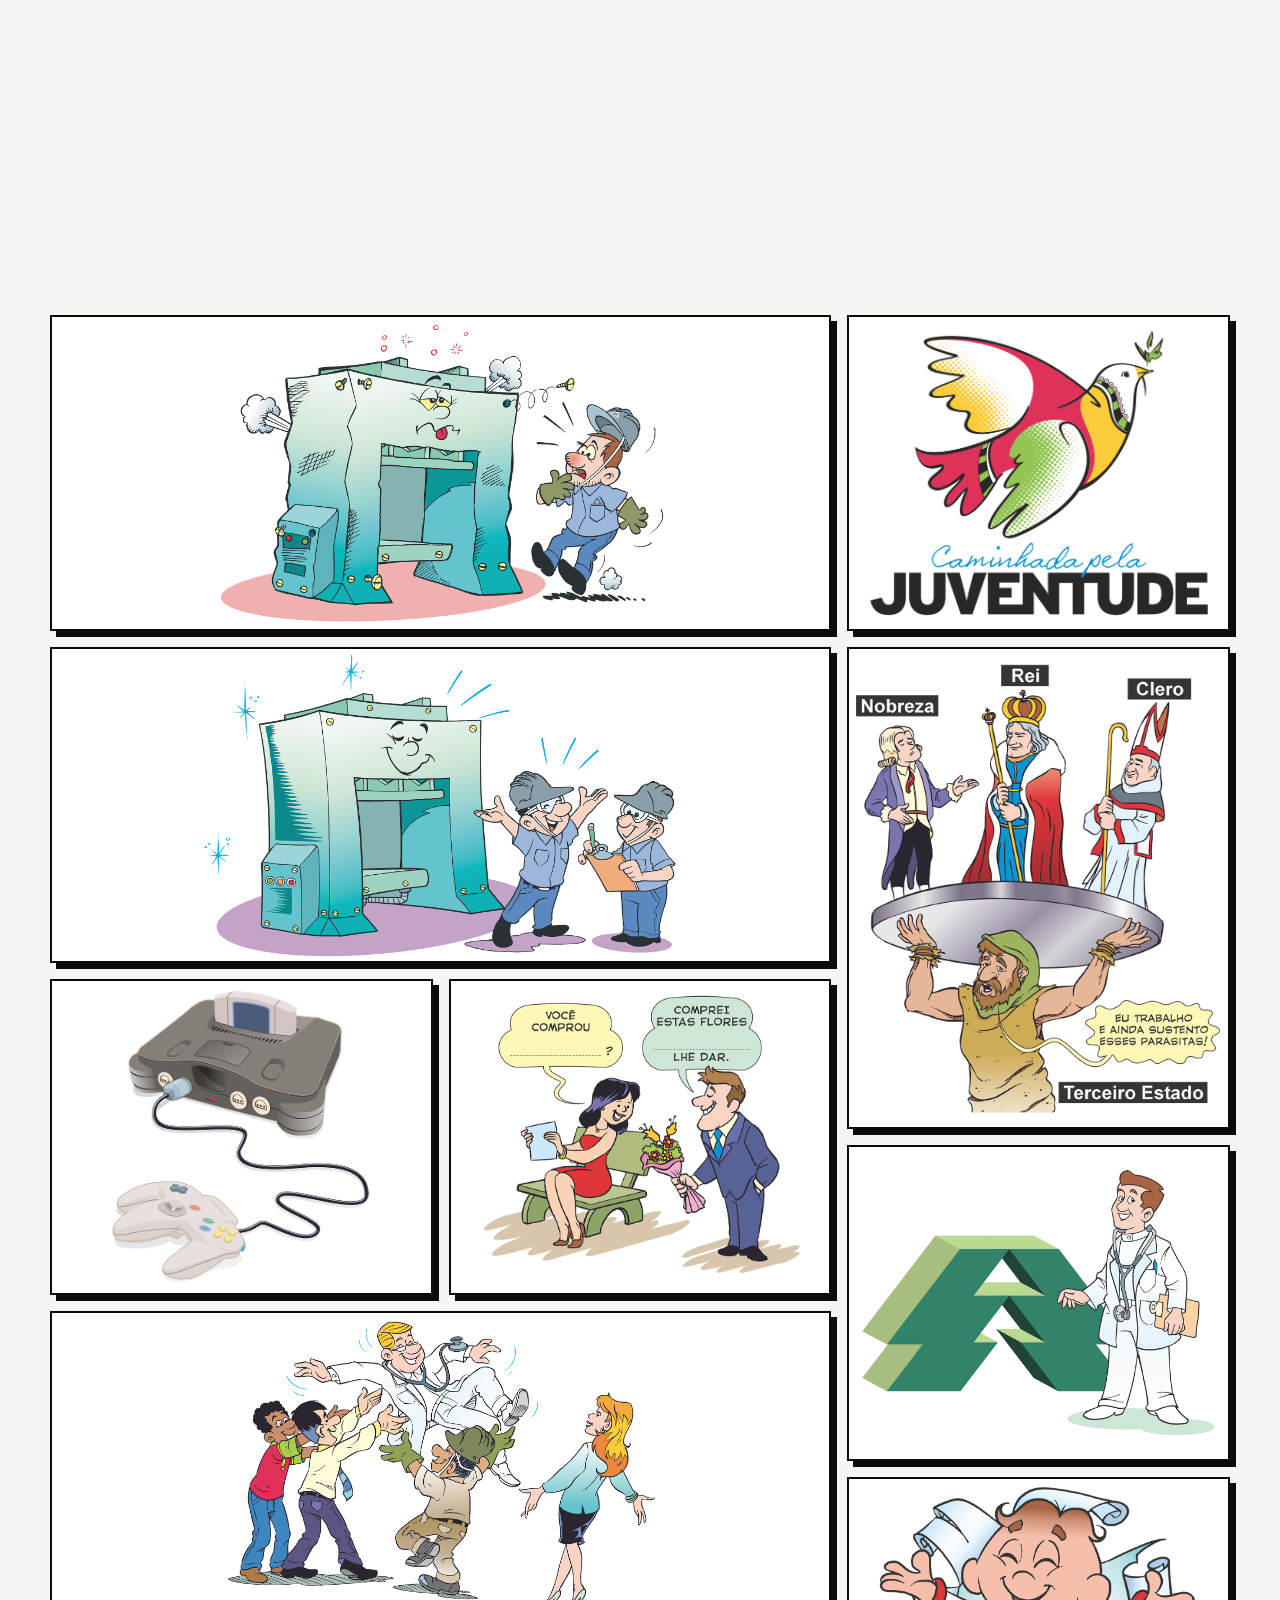
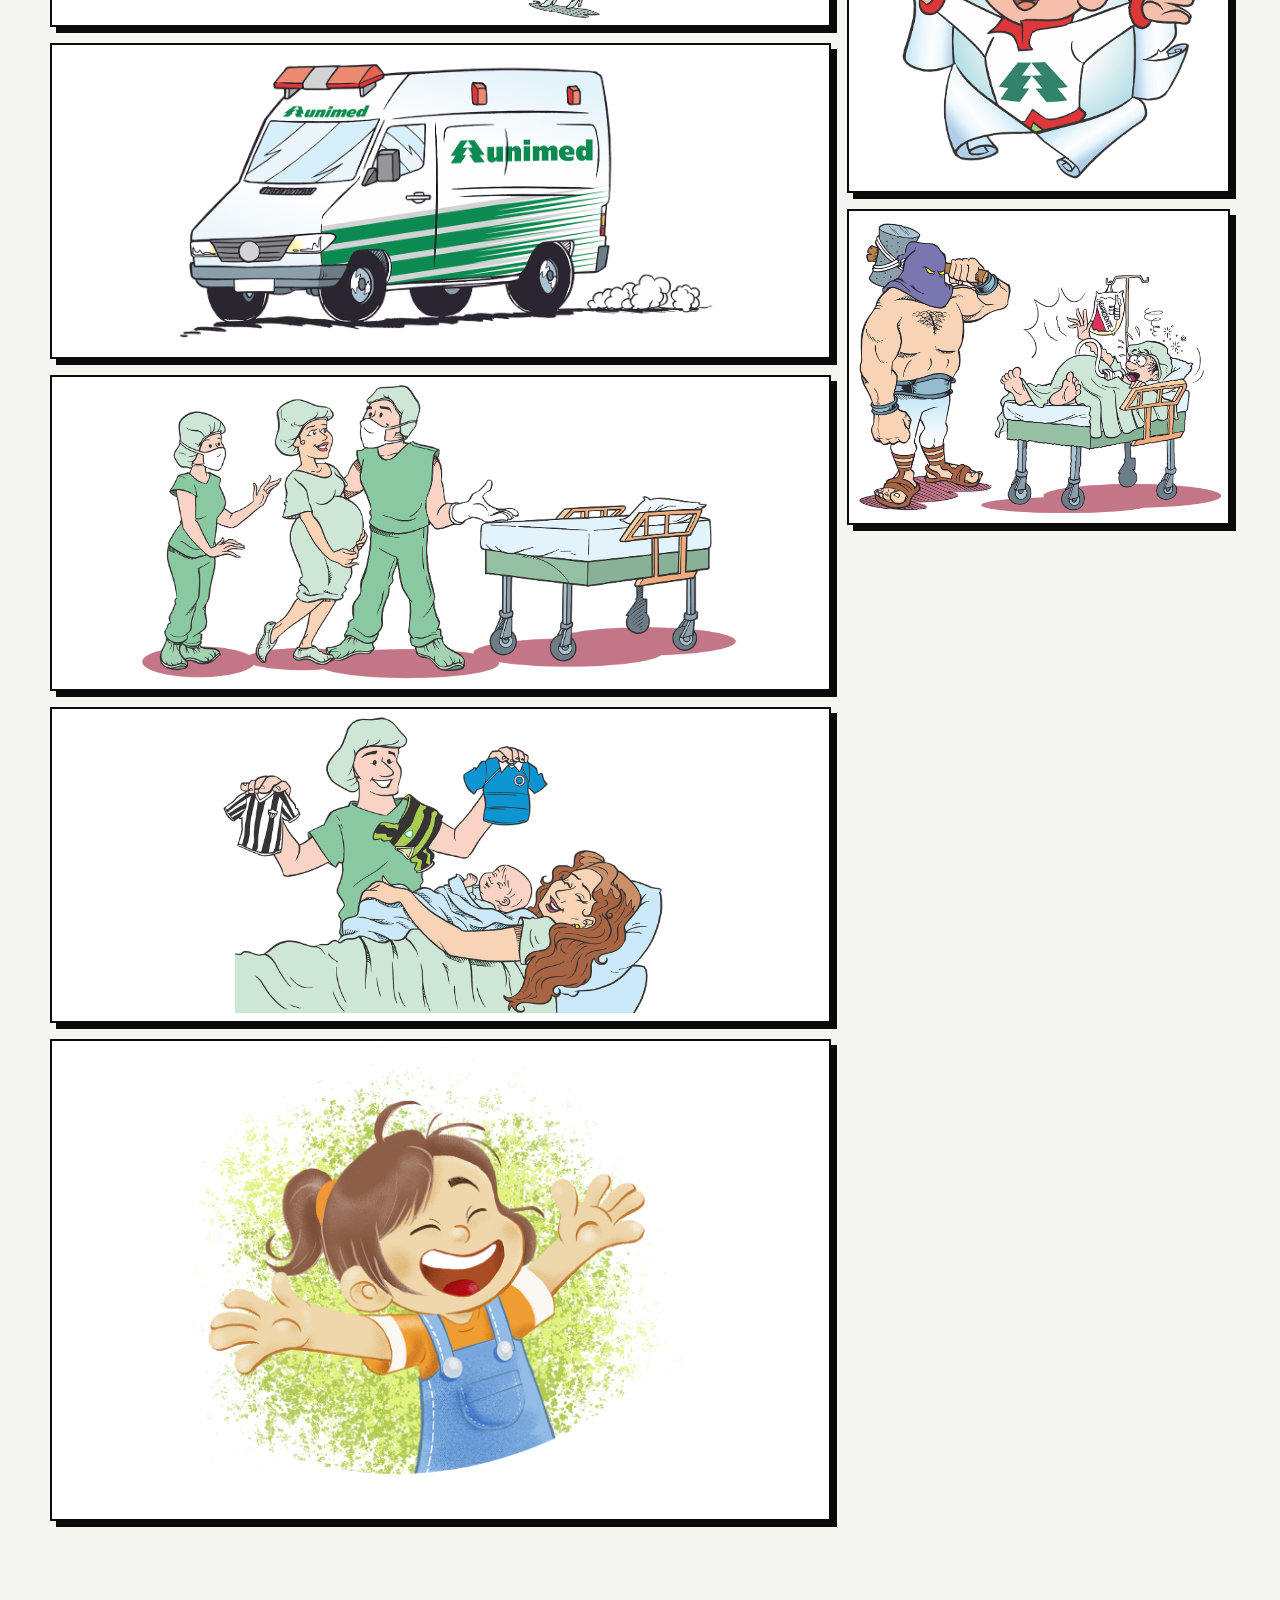
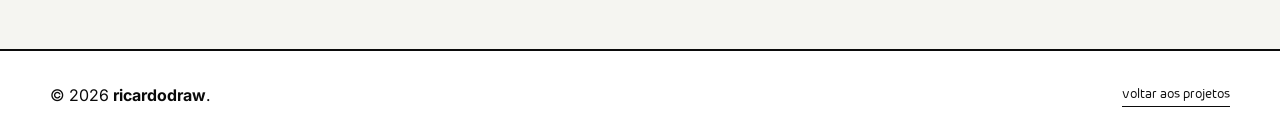
<file: outros-desenhos.html>
<!DOCTYPE html>
<html lang="pt-BR">

<head>
    <meta charset="UTF-8">
    <meta name="viewport" content="width=device-width, initial-scale=1.0">
    <meta name="description" content="Personagens, estudos e ilustrações de Ricardo de Almeida.">
    <title>Outros desenhos — ricardodraw</title>
    <link rel="icon" type="image/png" href="assets/logo/Ricardodraw_ICONE.png">
    <link rel="apple-touch-icon" href="assets/logo/Ricardodraw_ICONE.png">
    <link rel="preconnect" href="https://fonts.googleapis.com">
    <link rel="preconnect" href="https://fonts.gstatic.com" crossorigin>
    <link href="https://fonts.googleapis.com/css2?family=Inter:wght@400;600;700;800&display=swap" rel="stylesheet">
    <link rel="stylesheet" href="projeto.css">
</head>

<body class="project-page">
    <header class="project-header">
        <div class="project-container project-header-content">
            <a href="index.html" class="project-logo" aria-label="ricardodraw — página inicial">
                <img src="assets/logo/Ricardodraw_ICONE.png" alt="">
                <span>ricardo<strong>draw</strong></span>
            </a>
            <nav class="project-nav" aria-label="Navegação do projeto">
                <ul>
                    <li><a href="#projeto">projeto</a></li>
                    <li><a href="#galeria">galeria</a></li>
                    <li>
                        <a href="checkout.html" class="cart-icon-link" aria-label="Ir para o checkout">
                            <svg viewBox="0 0 24 24" fill="none" stroke="currentColor" stroke-width="2"
                                stroke-linecap="round" stroke-linejoin="round" aria-hidden="true">
                                <path d="M3 3h2l2.2 10.2a2 2 0 0 0 2 1.6h7.7a2 2 0 0 0 2-1.6L20.5 7H6"></path>
                                <circle cx="10" cy="20" r="1"></circle>
                                <circle cx="18" cy="20" r="1"></circle>
                            </svg>
                            <span class="cart-count" aria-hidden="true">0</span>
                        </a>
                    </li>
                </ul>
            </nav>
        </div>
    </header>

    <main>
        <section class="project-hero" id="projeto">
            <div class="project-container project-hero-grid">
                <div class="reveal">
                    <p class="project-eyebrow">personagens · publicidade</p>
                    <h1>Outros desenhos</h1>
                    <p class="project-description">
                        Estudos, personagens e ilustrações que mostram a versatilidade do traço, do grafite à
                        pintura digital.
                    </p>
                    <div class="project-meta">
                        <span>personagens</span>
                        <span>publicidade</span>
                    </div>
                </div>
                <div class="project-hero-media reveal">
                    <span class="project-number" aria-hidden="true">04</span>
                    <img src="assets/projetos/outros-desenhos/DESENHOS_Anuncio-EM.png"
                        alt="Grupo de personagens ilustrados para o Estado de Minas">
                </div>
            </div>
        </section>

        <section class="project-gallery" id="galeria" aria-labelledby="gallery-title">
            <div class="project-container">
                <div class="project-gallery-heading reveal">
                    <div>
                        <p class="project-section-label">galeria</p>
                        <h2 id="gallery-title">traços e personagens</h2>
                    </div>
                    <span class="project-gallery-count">31 imagens</span>
                </div>
                <div class="project-bento">
                    <button class="project-bento-card is-large reveal" type="button"><img src="assets/projetos/outros-desenhos/DESENHOS_Anuncio-EM.png" alt="Personagens ilustrados para o Estado de Minas" loading="lazy"></button>
                    <button class="project-bento-card is-wide reveal" type="button"><img src="assets/projetos/outros-desenhos/DESENHOS_Diversos01.png" alt="Ilustração de personagens, trabalho um" loading="lazy"></button>
                    <button class="project-bento-card reveal" type="button"><img src="assets/projetos/outros-desenhos/DESENHOS_Diversos02.png" alt="Ilustração de personagens, trabalho dois" loading="lazy"></button>
                    <button class="project-bento-card reveal" type="button"><img src="assets/projetos/outros-desenhos/DESENHOS_Diversos03.png" alt="Ilustração de personagem, trabalho três" loading="lazy"></button>
                    <button class="project-bento-card is-tall reveal" type="button"><img src="assets/projetos/outros-desenhos/DESENHOS_Diversos04A.png" alt="Estudo em grafite de personagem" loading="lazy"></button>
                    <button class="project-bento-card is-tall reveal" type="button"><img src="assets/projetos/outros-desenhos/DESENHOS_Diversos04B.png" alt="Segundo estudo em grafite de personagem" loading="lazy"></button>
                    <button class="project-bento-card is-tall reveal" type="button"><img src="assets/projetos/outros-desenhos/DESENHOS_Diversos05.png" alt="Ilustração vertical de personagem" loading="lazy"></button>
                    <button class="project-bento-card is-tall reveal" type="button"><img src="assets/projetos/outros-desenhos/DESENHOS_Diversos06.png" alt="Desenho vertical de personagem" loading="lazy"></button>
                    <button class="project-bento-card reveal" type="button"><img src="assets/projetos/outros-desenhos/DESENHOS_Diversos07A.png" alt="Ilustração de personagem, versão A" loading="lazy"></button>
                    <button class="project-bento-card reveal" type="button"><img src="assets/projetos/outros-desenhos/DESENHOS_Diversos07B.png" alt="Ilustração de personagem, versão B" loading="lazy"></button>
                    <button class="project-bento-card is-small reveal" type="button"><img src="assets/projetos/outros-desenhos/DESENHOS_Diversos08A.png" alt="Estudo de personagem A" loading="lazy"></button>
                    <button class="project-bento-card is-small reveal" type="button"><img src="assets/projetos/outros-desenhos/DESENHOS_Diversos08B.png" alt="Estudo de personagem B" loading="lazy"></button>
                    <button class="project-bento-card is-small reveal" type="button"><img src="assets/projetos/outros-desenhos/DESENHOS_Diversos08C.png" alt="Estudo de personagem C" loading="lazy"></button>
                    <button class="project-bento-card is-small reveal" type="button"><img src="assets/projetos/outros-desenhos/DESENHOS_Diversos08D.png" alt="Estudo de personagem D" loading="lazy"></button>
                    <button class="project-bento-card is-small reveal" type="button"><img src="assets/projetos/outros-desenhos/DESENHOS_Diversos08E.png" alt="Estudo de personagem E" loading="lazy"></button>
                    <button class="project-bento-card is-small reveal" type="button"><img src="assets/projetos/outros-desenhos/DESENHOS_Diversos08F.png" alt="Estudo de personagem F" loading="lazy"></button>
                    <button class="project-bento-card is-wide reveal" type="button"><img src="assets/projetos/outros-desenhos/DESENHOS_Diversos09A.png" alt="Ilustração de máquina e trabalhador" loading="lazy"></button>
                    <button class="project-bento-card is-wide reveal" type="button"><img src="assets/projetos/outros-desenhos/DESENHOS_Diversos09B.png" alt="Segunda ilustração de máquina e trabalhador" loading="lazy"></button>
                    <button class="project-bento-card reveal" type="button"><img src="assets/projetos/outros-desenhos/DESENHOS_Diversos10A.png" alt="Ilustração de personagem, trabalho dez" loading="lazy"></button>
                    <button class="project-bento-card reveal" type="button"><img src="assets/projetos/outros-desenhos/DESENHOS_Diversos11.png" alt="Ilustração de personagem, trabalho onze" loading="lazy"></button>
                    <button class="project-bento-card is-tall reveal" type="button"><img src="assets/projetos/outros-desenhos/DESENHOS_Diversos12.png" alt="Ilustração vertical, trabalho doze" loading="lazy"></button>
                    <button class="project-bento-card reveal" type="button"><img src="assets/projetos/outros-desenhos/DESENHOS_Diversos13.png" alt="Ilustração de personagem, trabalho treze" loading="lazy"></button>
                    <button class="project-bento-card reveal" type="button"><img src="assets/projetos/outros-desenhos/DESENHOS_Diversos14.png" alt="Ilustração de personagem, trabalho quatorze" loading="lazy"></button>
                    <button class="project-bento-card is-wide reveal" type="button"><img src="assets/projetos/outros-desenhos/DESENHOS_Diversos15.png" alt="Ilustração de personagens, trabalho quinze" loading="lazy"></button>
                    <button class="project-bento-card is-wide reveal" type="button"><img src="assets/projetos/outros-desenhos/DESENHOS_Diversos16.png" alt="Ilustração de personagens, trabalho dezesseis" loading="lazy"></button>
                    <button class="project-bento-card reveal" type="button"><img src="assets/projetos/outros-desenhos/DESENHOS_Diversos17.png" alt="Ilustração de personagem, trabalho dezessete" loading="lazy"></button>
                    <button class="project-bento-card reveal" type="button"><img src="assets/projetos/outros-desenhos/DESENHOS_Diversos18.png" alt="Ilustração de personagem, trabalho dezoito" loading="lazy"></button>
                    <button class="project-bento-card reveal" type="button"><img src="assets/projetos/outros-desenhos/DESENHOS_Diversos19.png" alt="Ilustração de personagem, trabalho dezenove" loading="lazy"></button>
                    <button class="project-bento-card is-wide reveal" type="button"><img src="assets/projetos/outros-desenhos/DESENHOS_Diversos20.png" alt="Ilustração de personagens, trabalho vinte" loading="lazy"></button>
                    <button class="project-bento-card is-wide reveal" type="button"><img src="assets/projetos/outros-desenhos/DESENHOS_Diversos21.png" alt="Ilustração de personagens, trabalho vinte e um" loading="lazy"></button>
                    <button class="project-bento-card is-large reveal" type="button"><img src="assets/projetos/outros-desenhos/INSTAGRAM-Desenho-lapis-digital.png" alt="Ilustração digital de menina sorrindo" loading="lazy"></button>
                </div>
            </div>
        </section>
    </main>

    <footer class="project-footer">
        <div class="project-container project-footer-content">
            <p>&copy; <span id="currentYear">2026</span> <strong>ricardo<span>draw</span></strong>.</p>
            <a href="index.html#projetos">voltar aos projetos</a>
        </div>
    </footer>

    <div class="project-lightbox" id="projectLightbox" role="dialog" aria-modal="true" aria-label="Visualização da imagem">
        <button class="project-lightbox-close" id="projectLightboxClose" type="button" aria-label="Fechar">×</button>
        <img id="projectLightboxImage" alt="">
    </div>

    <script src="projeto.js"></script>
    <script src="checkout-link.js"></script>
</body>

</html>
</file>
<file: style.css>
@import url('https://fonts.googleapis.com/css2?family=Inter:ital,opsz,wght@0,14..32,100..900;1,14..32,100..900&display=swap');

:root {
  --bg-color: #ffffff;
  --text-main: #1a1a1a;
  --text-dim: #6b6b6b;
  --accent-color: #000000;
  --border-color: #ebebeb;
  --hover-bg: #fafafa;
  --spacing: 3rem;
  --container-width: 900px;

  /* Animation timings */
  --ease-out-expo: cubic-bezier(0.19, 1, 0.22, 1);
  --ease-out-quint: cubic-bezier(0.22, 1, 0.36, 1);
  --ease-smooth: cubic-bezier(0.4, 0, 0.2, 1);
}

* {
  box-sizing: border-box;
  margin: 0;
  padding: 0;
}

/* Smooth scroll for entire page */
html {
  scroll-behavior: smooth;
}

body {
  font-family: "Inter", -apple-system, BlinkMacSystemFont, sans-serif;
  background-color: var(--bg-color);
  color: var(--text-main);
  line-height: 1.7;
  -webkit-font-smoothing: antialiased;
  -moz-osx-font-smoothing: grayscale;
  overflow-x: hidden;
}

/* =========================================
   Enhanced Scroll Reveal Animations
   ========================================= */

.reveal {
  opacity: 0;
  transform: translateY(40px);
  filter: blur(4px);
  transition:
    opacity 0.8s var(--ease-out-expo),
    transform 0.8s var(--ease-out-expo),
    filter 0.6s var(--ease-out-expo);
}

.reveal.active {
  opacity: 1;
  transform: translateY(0);
  filter: blur(0);
}

/* Staggered reveal for children */
.reveal-stagger>* {
  opacity: 0;
  transform: translateY(30px);
  transition:
    opacity 0.6s var(--ease-out-expo),
    transform 0.6s var(--ease-out-expo);
}

.reveal-stagger.active>*:nth-child(1) {
  transition-delay: 0.1s;
}

.reveal-stagger.active>*:nth-child(2) {
  transition-delay: 0.2s;
}

.reveal-stagger.active>*:nth-child(3) {
  transition-delay: 0.3s;
}

.reveal-stagger.active>*:nth-child(4) {
  transition-delay: 0.4s;
}

.reveal-stagger.active>*:nth-child(5) {
  transition-delay: 0.5s;
}

.reveal-stagger.active>* {
  opacity: 1;
  transform: translateY(0);
}

/* =========================================
   Links and Base Elements
   ========================================= */

a {
  text-decoration: none;
  color: inherit;
  transition: all 0.3s var(--ease-smooth);
}

a:hover {
  opacity: 0.7;
}

.container {
  max-width: var(--container-width);
  margin: 0 auto;
  padding: 0 1.5rem;
}

/* =========================================
   Header with Glass Effect
   ========================================= */

header {
  padding: 1.25rem 0;
  border-bottom: 1px solid transparent;
  position: sticky;
  top: 0;
  background-color: rgba(255, 255, 255, 0.8);
  backdrop-filter: blur(20px) saturate(180%);
  -webkit-backdrop-filter: blur(20px) saturate(180%);
  z-index: 100;
  transition:
    border-color 0.3s var(--ease-smooth),
    box-shadow 0.3s var(--ease-smooth),
    padding 0.3s var(--ease-smooth);
}

header.scrolled {
  border-bottom-color: var(--border-color);
  box-shadow: 0 1px 30px rgba(0, 0, 0, 0.04);
  padding: 1rem 0;
}

.header-content {
  display: flex;
  justify-content: space-between;
  align-items: center;
}

.logo {
  display: flex;
  align-items: center;
  gap: 0.75rem;
  transition: transform 0.3s var(--ease-out-expo);
}

.logo:hover {
  transform: scale(1.02);
}

.logo-text {
  font-family: 'Inter', sans-serif;
  font-size: 1.4rem;
  font-weight: 700;
  color: var(--text-main);
  letter-spacing: -0.03em;
}

.logo-text-light {
  font-weight: 300;
}

.logo-icon {
  height: 38px;
  width: auto;
  display: block;
  transition: transform 0.4s var(--ease-out-expo);
}

.logo:hover .logo-icon {
  transform: rotate(-5deg) scale(1.05);
}

nav ul {
  display: flex;
  list-style: none;
  gap: 2rem;
}

nav ul li a {
  font-size: 0.875rem;
  font-weight: 500;
  color: var(--text-dim);
  position: relative;
  padding: 0.5rem 0;
  transition: color 0.3s var(--ease-smooth);
}

nav ul li a::after {
  content: '';
  position: absolute;
  bottom: 0;
  left: 0;
  width: 0;
  height: 1.5px;
  background-color: var(--text-main);
  transition: width 0.4s var(--ease-out-expo);
}

nav ul li a:hover {
  color: var(--text-main);
  opacity: 1;
}

nav ul li a:hover::after {
  width: 100%;
}

/* =========================================
   Sections
   ========================================= */

section {
  padding: 3rem 0;
}

/* =========================================
   Hero Section
   ========================================= */

.hero {
  text-align: center;
  padding: 7rem 0 5rem;
  position: relative;
}

.slogan {
  font-size: 3rem;
  font-weight: 800;
  line-height: 1.15;
  margin-bottom: 1.5rem;
  letter-spacing: -0.04em;
  color: #000;

  /* Gradient Text Animation */
  background: linear-gradient(135deg, #000 0%, #333 50%, #000 100%);
  background-size: 200% 200%;
  -webkit-background-clip: text;
  background-clip: text;
  animation: gradientShift 8s ease infinite;
}

@keyframes gradientShift {

  0%,
  100% {
    background-position: 0% 50%;
  }

  50% {
    background-position: 100% 50%;
  }
}

.hero p {
  font-size: 1.25rem;
  color: var(--text-dim);
  margin-bottom: 2.5rem;
  max-width: 500px;
  margin-left: auto;
  margin-right: auto;
  line-height: 1.6;
}

/* =========================================
   CTA Button with Premium Animation
   ========================================= */

.cta-button {
  display: inline-block;
  background-color: #000;
  color: #fff;
  padding: 0.875rem 2rem;
  border-radius: 50px;
  font-weight: 600;
  font-size: 0.9rem;
  letter-spacing: 0.02em;
  position: relative;
  overflow: hidden;
  transition: all 0.4s var(--ease-out-expo);
}

.cta-button::before {
  content: '';
  position: absolute;
  inset: 0;
  background: linear-gradient(135deg, rgba(255, 255, 255, 0.1) 0%, transparent 50%);
  opacity: 0;
  transition: opacity 0.4s var(--ease-smooth);
}

.cta-button:hover {
  background-color: #1a1a1a;
  transform: translateY(-3px);
  box-shadow:
    0 10px 40px rgba(0, 0, 0, 0.2),
    0 0 0 1px rgba(255, 255, 255, 0.1) inset;
  opacity: 1;
}

.cta-button:hover::before {
  opacity: 1;
}

.cta-button:active {
  transform: translateY(-1px);
  box-shadow: 0 5px 20px rgba(0, 0, 0, 0.15);
}

/* =========================================
   Project Items
   ========================================= */

.project-list {
  display: flex;
  flex-direction: column;
  gap: 1rem;
}

.project-item {
  display: flex;
  justify-content: space-between;
  align-items: center;
  padding: 1.25rem;
  border-bottom: 1px solid var(--border-color);
  border-radius: 8px;
  transition: all 0.4s var(--ease-out-expo);
}

.project-item:hover {
  background-color: var(--hover-bg);
  padding-left: 1.5rem;
  border-color: transparent;
  box-shadow: 0 2px 20px rgba(0, 0, 0, 0.04);
}

.project-name {
  font-weight: 600;
  font-size: 1.1rem;
}

.project-meta {
  color: var(--text-dim);
  font-size: 0.9rem;
}

/* =========================================
   About Section
   ========================================= */

.about-grid {
  display: flex;
  gap: 3rem;
  align-items: center;
  margin-top: 2rem;
}

.about-image {
  flex: 1;
}

/* Image Hover Effect with Smooth Transition */
.img-container {
  position: relative;
  width: 100%;
  border-radius: 16px;
  overflow: hidden;
  box-shadow: 0 20px 60px rgba(0, 0, 0, 0.1);
  transition: all 0.5s var(--ease-out-expo);
}

.img-container:hover {
  box-shadow: 0 30px 80px rgba(0, 0, 0, 0.15);
  transform: translateY(-5px);
}

.about-img {
  width: 100%;
  height: auto;
  display: block;
  object-fit: cover;
}

/* Old image (Reference for aspect ratio) */
.about-img.reference {
  filter: grayscale(100%);
  position: relative;
  z-index: 1;
}

/* Current image (Overlay, visible by default) */
.about-img.overlay {
  position: absolute;
  top: 0;
  left: 0;
  width: 100%;
  height: 100%;
  z-index: 2;
  opacity: 1;
  transition: opacity 1.5s var(--ease-out-expo);
}

/* Hover: Hide overlay to reveal reference */
.img-container:hover .about-img.overlay {
  opacity: 0;
  transition: opacity 0.5s var(--ease-smooth);
}

.about-text {
  flex: 1.5;
}

.about-text h2 {
  font-size: 1.75rem;
  margin-bottom: 1.25rem;
  font-weight: 700;
  letter-spacing: -0.03em;
  line-height: 1.3;
}

.about-text p {
  margin-bottom: 1rem;
  color: var(--text-dim);
  font-size: 1.05rem;
  line-height: 1.8;
}

.about-signature {
  width: 140px;
  height: auto;
  margin-top: 2rem;
  display: block;
  opacity: 0.15;
  filter: grayscale(100%);
  transition: all 0.5s var(--ease-out-expo);
}

.about-signature:hover {
  opacity: 0.4;
  transform: scale(1.05);
}

/* =========================================
   Testimonials Carousel
   ========================================= */

.carousel-container {
  overflow: hidden;
  position: relative;
  background: linear-gradient(135deg, var(--hover-bg) 0%, #f5f5f5 100%);
  padding: 3rem 2rem;
  border-radius: 20px;
  box-shadow: 0 4px 30px rgba(0, 0, 0, 0.03);
}

.carousel-track {
  display: flex;
  transition: transform 0.6s var(--ease-out-expo);
}

.testimonial-card {
  min-width: 100%;
  text-align: center;
  padding: 1rem 2rem;
}

.testimonial-text {
  font-size: 1.35rem;
  font-style: italic;
  margin-bottom: 1.25rem;
  font-weight: 500;
  color: var(--text-main);
  line-height: 1.6;
}

.testimonial-author {
  font-weight: 600;
  font-size: 0.95rem;
  color: var(--text-dim);
}

/* Navigation dots */
.carousel-nav {
  display: flex;
  justify-content: center;
  gap: 0.75rem;
  margin-top: 2rem;
}

.dot {
  width: 8px;
  height: 8px;
  background-color: #d0d0d0;
  border-radius: 50%;
  cursor: pointer;
  transition: all 0.4s var(--ease-out-expo);
}

.dot:hover {
  background-color: #999;
  transform: scale(1.3);
}

.dot.active {
  background-color: #333;
  width: 24px;
  border-radius: 4px;
}

/* =========================================
   Footer
   ========================================= */

footer {
  text-align: center;
  padding: 3rem 0;
  border-top: 1px solid var(--border-color);
  margin-top: 2rem;
  color: var(--text-dim);
  font-size: 0.875rem;
  transition: all 0.3s var(--ease-smooth);
}

footer:hover {
  color: var(--text-main);
}

/* =========================================
   Section Title
   ========================================= */

.section-title {
  font-size: 0.8rem;
  text-transform: uppercase;
  letter-spacing: 0.15em;
  color: var(--text-dim);
  margin-bottom: 1.75rem;
  font-weight: 600;
  position: relative;
  display: inline-block;
}

.section-title::after {
  content: '';
  position: absolute;
  bottom: -6px;
  left: 0;
  width: 30px;
  height: 2px;
  background-color: var(--text-dim);
  transition: width 0.4s var(--ease-out-expo);
}

.section-title:hover::after {
  width: 100%;
}

/* =========================================
   Partners Logos Carousel
   ========================================= */

#parceiros {
  padding: 5rem 0;
}

.partners-title {
  text-align: center;
  font-size: 1rem;
  font-weight: 500;
  color: var(--text-dim);
  margin-bottom: 2.5rem;
  letter-spacing: 0;
  line-height: 1.5;
}

.logos-carousel {
  position: relative;
  overflow: hidden;
  padding: 2.5rem 0;
}

/* Gradient overlays - smoother */
.logos-carousel::before,
.logos-carousel::after {
  content: '';
  position: absolute;
  top: 0;
  bottom: 0;
  width: 200px;
  z-index: 2;
  pointer-events: none;
}

.logos-carousel::before {
  left: 0;
  background: linear-gradient(to right, var(--bg-color) 0%, transparent 100%);
}

.logos-carousel::after {
  right: 0;
  background: linear-gradient(to left, var(--bg-color) 0%, transparent 100%);
}

.logos-track {
  display: flex;
  gap: 5rem;
  animation: scroll 45s linear infinite;
  width: fit-content;
}

.logos-track:hover {
  animation-play-state: paused;
}

.logo-item {
  flex-shrink: 0;
  display: flex;
  align-items: center;
  justify-content: center;
  height: 55px;
  min-width: 110px;
  transition: transform 0.4s var(--ease-out-expo);
}

.logo-item:hover {
  transform: scale(1.1);
}

.logo-item img {
  max-height: 100%;
  max-width: 100%;
  width: auto;
  height: auto;
  object-fit: contain;
  filter: grayscale(100%) opacity(0.5);
  transition: all 0.5s var(--ease-out-expo);
}

.logo-item img:hover {
  filter: grayscale(0%) opacity(1);
}

@keyframes scroll {
  0% {
    transform: translateX(0);
  }

  100% {
    transform: translateX(-50%);
  }
}

/* =========================================
   Hover effect for "ilustração" word
   ========================================= */

.hover-ilustracao {
  position: relative;
  display: inline-block;
  cursor: default;
  white-space: nowrap;
  transition: all 0.3s var(--ease-out-expo);
}

/* Original text stays in flow but hides on hover */
.hover-ilustracao:hover {
  color: transparent;
}

/* Pseudo-element creates the "sticker" on top */
.hover-ilustracao:hover::after {
  content: 'ilustração.';
  position: absolute;
  left: 60%;
  top: 52%;
  transform: translate(-50%, -50%) rotate(-3deg) scale(1.0);
  font-family: "Borel", cursive;
  font-size: 1.1em;
  color: #000;
  z-index: 100;

  /* Simulate thick white border stroke */
  -webkit-text-stroke: 4px #fff;
  paint-order: stroke fill;

  /* Softer drop shadow */
  filter: drop-shadow(3px 6px 12px rgba(0, 0, 0, 0.1));

  pointer-events: none;
  animation: stickerPop 0.4s var(--ease-out-expo);
}

@keyframes stickerPop {
  0% {
    opacity: 0;
    transform: translate(-50%, -50%) rotate(-8deg) scale(0.8);
  }

  100% {
    opacity: 1;
    transform: translate(-50%, -50%) rotate(-3deg) scale(1.0);
  }
}

/* =========================================
   Project Carousel (Swiper)
   ========================================= */

.project-carousel {
  padding-top: 50px;
  padding-bottom: 70px;
  width: 100%;
  position: relative;
}

/* Gradient Fade - smoother */
.project-carousel::before,
.project-carousel::after {
  content: '';
  position: absolute;
  top: 0;
  bottom: 0;
  width: 150px;
  z-index: 20;
  pointer-events: none;
}

.project-carousel::before {
  left: 0;
  background: linear-gradient(to right, var(--bg-color) 0%, transparent 100%);
}

.project-carousel::after {
  right: 0;
  background: linear-gradient(to left, var(--bg-color) 0%, transparent 100%);
}

.swiper-slide.project-card {
  background: #fff;
  width: 320px;
  height: 480px;
  border: 1px solid #eaeaea;
  border-radius: 16px;
  display: flex;
  flex-direction: column;
  overflow: hidden;
  box-shadow: 0 4px 20px rgba(0, 0, 0, 0.04);
  transition: all 0.5s var(--ease-out-expo);
  opacity: 0.5;
  transform: scale(0.95);
}

/* Active Slide Styling */
.swiper-slide-active.project-card {
  border-color: #e0e0e0;
  box-shadow:
    0 20px 50px rgba(0, 0, 0, 0.08),
    0 0 0 1px rgba(0, 0, 0, 0.02);
  opacity: 1;
  transform: scale(1);
  z-index: 10;
}

/* Image Container */
.project-image-container {
  height: 70%;
  width: 100%;
  overflow: hidden;
  position: relative;
  border-bottom: 1px solid #f0f0f0;
}

.project-image-container img {
  width: 100%;
  height: 100%;
  object-fit: cover;
  transition: transform 0.8s var(--ease-out-expo);
}

/* Zoom effect on active */
.swiper-slide-active .project-image-container img {
  transform: scale(1.05);
}

/* Info Section */
.project-info {
  padding: 1.5rem 1.25rem;
  flex: 1;
  display: flex;
  flex-direction: column;
  align-items: center;
  justify-content: flex-start;
  text-align: center;
  background: #fff;
}

.project-title {
  font-family: 'Inter', sans-serif;
  font-size: 1.15rem;
  font-weight: 600;
  margin-bottom: 0.5rem;
  color: var(--text-main);
  letter-spacing: -0.02em;
}

.project-desc {
  font-family: 'Inter', sans-serif;
  font-size: 0.9rem;
  color: var(--text-dim);
  line-height: 1.6;

  /* Control visibility */
  display: block;
  opacity: 0;
  transform: translateY(15px);
  transition: all 0.5s var(--ease-out-expo) 0.1s;

  /* Limit lines */
  display: -webkit-box;
  -webkit-line-clamp: 4;
  line-clamp: 4;
  -webkit-box-orient: vertical;
  overflow: hidden;
}

/* Show description only on active slide */
.swiper-slide-active .project-desc {
  opacity: 1;
  transform: translateY(0);
}

/* Pagination Customization */
.swiper-pagination-bullet {
  background: #e0e0e0;
  opacity: 1;
  width: 8px;
  height: 8px;
  transition: all 0.4s var(--ease-out-expo);
}

.swiper-pagination-bullet-active {
  background: #333;
  width: 28px;
  border-radius: 4px;
}

/* Navigation Arrows */
.project-carousel .swiper-button-prev,
.project-carousel .swiper-button-next {
  width: 44px;
  height: 44px;
  background: rgba(255, 255, 255, 0.9);
  border: 1px solid var(--border-color);
  border-radius: 50%;
  color: var(--text-main);
  z-index: 30;
  transition: all 0.4s var(--ease-out-expo);
  box-shadow: 0 4px 20px rgba(0, 0, 0, 0.06);
}

.project-carousel .swiper-button-prev:hover,
.project-carousel .swiper-button-next:hover {
  background: var(--text-main);
  color: #fff;
  border-color: var(--text-main);
  transform: scale(1.08);
  box-shadow: 0 8px 30px rgba(0, 0, 0, 0.12);
}

.project-carousel .swiper-button-prev:active,
.project-carousel .swiper-button-next:active {
  transform: scale(0.96);
}

.project-carousel .swiper-button-prev::after,
.project-carousel .swiper-button-next::after {
  font-size: 16px;
  font-weight: 700;
}

/* =========================================
   Responsive
   ========================================= */

/* Clickable Project Cards */
a.project-card.project-link {
  text-decoration: none;
  color: inherit;
  cursor: pointer;
}

a.project-card.project-link:hover {
  opacity: 1;
}


@media (max-width: 768px) {
  .about-grid {
    flex-direction: column-reverse;
    gap: 2rem;
  }

  .slogan {
    font-size: 2.25rem;
  }

  .hero {
    padding: 5rem 0 4rem;
  }

  .hero p {
    font-size: 1.1rem;
  }

  .partners-title {
    font-size: 0.95rem;
    margin-bottom: 2rem;
    padding: 0 1rem;
  }

  .logos-carousel::before,
  .logos-carousel::after {
    width: 100px;
  }

  .logos-track {
    gap: 3.5rem;
  }

  .logo-item {
    min-width: 90px;
    height: 45px;
  }

  .swiper-slide.project-card {
    width: 280px;
    height: 440px;
  }

  .project-info {
    padding: 1.25rem 1rem;
  }

  .project-title {
    font-size: 1.05rem;
  }

  .project-desc {
    font-size: 0.85rem;
    -webkit-line-clamp: 3;
    line-clamp: 3;
  }

  nav ul {
    gap: 1.25rem;
  }

  nav ul li a {
    font-size: 0.8rem;
  }

  .about-text h2 {
    font-size: 1.5rem;
  }

  .about-text p {
    font-size: 1rem;
  }

  .testimonial-text {
    font-size: 1.15rem;
  }
}

/* =========================================
   Loading Animation for Page Entry
   ========================================= */

@keyframes fadeInUp {
  from {
    opacity: 0;
    transform: translateY(30px);
  }

  to {
    opacity: 1;
    transform: translateY(0);
  }
}

.hero.active .slogan {
  animation: fadeInUp 0.8s var(--ease-out-expo) 0.1s both;
}

.hero.active p {
  animation: fadeInUp 0.8s var(--ease-out-expo) 0.2s both;
}

.hero.active .cta-button {
  animation: fadeInUp 0.8s var(--ease-out-expo) 0.3s both;
}

/* =========================================
   Smooth Selection Color
   ========================================= */

::selection {
  background-color: rgba(0, 0, 0, 0.1);
  color: #000;
}

/* =========================================
   Focus States for Accessibility
   ========================================= */

a:focus-visible,
button:focus-visible {
  outline: 2px solid var(--text-main);
  outline-offset: 3px;
}

/* =========================================
   Custom Scrollbar (Subtle)
   ========================================= */

::-webkit-scrollbar {
  width: 8px;
}

::-webkit-scrollbar-track {
  background: transparent;
}

::-webkit-scrollbar-thumb {
  background: #d0d0d0;
  border-radius: 4px;
}

::-webkit-scrollbar-thumb:hover {
  background: #b0b0b0;
}
</file>
<file: bichinho-ansiedade.css>
@font-face {
    font-family: "Arlon";
    src: url("font/arlon-regular.ttf") format("truetype");
    font-style: normal;
    font-weight: 400;
    font-display: swap;
}

@font-face {
    font-family: "Arlon";
    src: url("font/arlon-bold.ttf") format("truetype");
    font-style: normal;
    font-weight: 700;
    font-display: swap;
}

.anxiety-page {
    --book-black: #0b0b0b;
    --book-white: #fff;
    --book-paper: #f5f5f1;
    --book-gray: #696969;
    --book-blue: #91d5ef;
    --book-shadow: 5px 5px 0 var(--book-black);
    --book-shadow-small: 3px 3px 0 var(--book-black);
    --book-container: 1180px;
    --book-ease-out: cubic-bezier(0.16, 1, 0.3, 1);
    --book-ease-snap: cubic-bezier(0.34, 1.56, 0.64, 1);
    background: var(--book-white);
    color: var(--book-black);
    font-family: "Inter", Arial, sans-serif;
    line-height: 1.6;
}

.anxiety-page .container {
    width: min(100% - 3rem, var(--book-container));
    max-width: none;
    margin-inline: auto;
    padding: 0;
}

.anxiety-page section {
    padding: 0;
    scroll-margin-top: 6rem;
}

.anxiety-page a {
    opacity: 1;
}

.anxiety-page button,
.anxiety-page nav a,
.anxiety-page .section-title,
.anxiety-page .brutal-button,
.anxiety-page .text-action {
    font-family: "Arlon", Arial, sans-serif;
    font-weight: 400;
    text-transform: lowercase;
}

.anxiety-page ::selection {
    background: var(--book-blue);
    color: var(--book-black);
}

.anxiety-page ::-moz-selection {
    background: var(--book-blue);
    color: var(--book-black);
}

.anxiety-page :focus-visible {
    outline: 3px solid var(--book-black);
    outline-offset: 4px;
}

.anxiety-page .sr-only {
    position: absolute;
    width: 1px;
    height: 1px;
    padding: 0;
    margin: -1px;
    overflow: hidden;
    clip: rect(0, 0, 0, 0);
    white-space: nowrap;
    border: 0;
}

.anxiety-page .hidden {
    display: none !important;
}

/* Header */
.anxiety-page .site-header {
    position: fixed;
    inset: 0 0 auto;
    z-index: 100;
    padding: 1.1rem 0;
    border-bottom: 2px solid transparent;
    background: rgba(255, 255, 255, 0.94);
    transition:
        padding 240ms var(--book-ease-out),
        border-color 240ms ease,
        background-color 240ms ease;
}

.anxiety-page .site-header.scrolled {
    padding: 0.7rem 0;
    border-bottom-color: var(--book-black);
    background: var(--book-white);
    box-shadow: none;
}

.anxiety-page .header-content {
    display: flex;
    align-items: center;
    justify-content: space-between;
    gap: 2rem;
}

.anxiety-page .logo {
    display: inline-flex;
    align-items: center;
    gap: 0.7rem;
    min-width: max-content;
    transition: transform 300ms var(--book-ease-snap);
}

.anxiety-page .logo:hover {
    transform: rotate(-1deg);
}

.anxiety-page .logo-icon {
    width: 2.4rem;
    height: 2.4rem;
    object-fit: contain;
    transition: transform 350ms var(--book-ease-snap);
}

.anxiety-page .logo:hover .logo-icon {
    transform: rotate(-8deg) scale(1.08);
}

.anxiety-page .logo-text {
    color: var(--book-black);
    font-size: 1.3rem;
    letter-spacing: -0.04em;
}

.anxiety-page nav ul {
    display: flex;
    align-items: center;
    gap: 0.65rem;
}

.anxiety-page nav ul li a {
    display: inline-flex;
    min-height: 2.55rem;
    align-items: center;
    justify-content: center;
    padding: 0.48rem 0.82rem;
    border: 2px solid var(--book-black);
    background: var(--book-white);
    color: var(--book-black);
    font-size: 0.88rem;
    line-height: 1;
    box-shadow: var(--book-shadow-small);
    transition:
        transform 180ms var(--book-ease-out),
        box-shadow 180ms var(--book-ease-out),
        color 180ms ease,
        background-color 180ms ease;
}

.anxiety-page nav ul li a::after {
    display: none;
}

.anxiety-page nav ul li a:hover,
.anxiety-page nav ul li a[aria-current="true"] {
    transform: translate(3px, 3px);
    background: var(--book-black);
    color: var(--book-white);
    box-shadow: 0 0 0 var(--book-black);
}

.anxiety-page .cart-icon-li {
    margin-left: 0.1rem;
}

.anxiety-page .cart-icon-link {
    position: relative;
    padding: 0.42rem 0.65rem;
}

.anxiety-page .cart-icon-link svg {
    width: 1.15rem;
    height: 1.15rem;
}

.anxiety-page .cart-count {
    position: absolute;
    top: -0.5rem;
    right: -0.5rem;
    display: none;
    min-width: 1.3rem;
    height: 1.3rem;
    place-items: center;
    padding-inline: 0.2rem;
    border: 2px solid var(--book-black);
    border-radius: 0;
    background: var(--book-black);
    color: var(--book-white);
    font-family: "Inter", Arial, sans-serif;
    font-size: 0.62rem;
    font-weight: 800;
    line-height: 1;
}

.anxiety-page .cart-count.visible {
    display: grid;
}

/* Shared controls */
.anxiety-page .eyebrow {
    margin-bottom: 1.4rem;
    color: var(--book-gray);
    font-size: 0.78rem;
    font-weight: 700;
    letter-spacing: 0.13em;
    text-transform: uppercase;
}

.anxiety-page .section-title {
    display: inline-block;
    margin: 0 0 1.6rem;
    padding: 0.42rem 0.72rem;
    border: 2px solid var(--book-black);
    background: var(--book-white);
    color: var(--book-black);
    font-size: 0.88rem;
    letter-spacing: 0;
    line-height: 1;
    box-shadow: var(--book-shadow-small);
}

.anxiety-page .section-title::after {
    display: none;
}

.anxiety-page .section-title-dark {
    border-color: var(--book-white);
    background: var(--book-black);
    color: var(--book-white);
    box-shadow: 3px 3px 0 var(--book-white);
}

.anxiety-page .brutal-button {
    display: inline-flex;
    align-items: center;
    justify-content: center;
    gap: 1.25rem;
    padding: 0.85rem 1.15rem;
    border: 2px solid var(--book-black);
    border-radius: 0;
    background: var(--book-white);
    color: var(--book-black);
    font-size: 1rem;
    line-height: 1;
    box-shadow: var(--book-shadow);
    cursor: pointer;
    transition:
        transform 180ms var(--book-ease-out),
        box-shadow 180ms var(--book-ease-out),
        background-color 180ms ease,
        color 180ms ease;
}

.anxiety-page .brutal-button:hover {
    transform: translate(5px, 5px);
    background: var(--book-black);
    color: var(--book-white);
    box-shadow: 0 0 0 var(--book-black);
}

.anxiety-page .brutal-button span,
.anxiety-page .text-action span {
    transition: transform 300ms var(--book-ease-snap);
}

.anxiety-page .brutal-button:hover span {
    transform: translateY(3px);
}

.anxiety-page .brutal-button-dark {
    border-color: var(--book-white);
    background: var(--book-white);
    color: var(--book-black);
    box-shadow: 5px 5px 0 var(--book-blue);
}

.anxiety-page .brutal-button-dark:hover {
    border-color: var(--book-blue);
    background: var(--book-blue);
    color: var(--book-black);
    box-shadow: 0 0 0 var(--book-blue);
}

/* Hero */
.anxiety-page .book-hero {
    position: relative;
    padding-top: 6.5rem;
    border-bottom: 2px solid var(--book-black);
    overflow: hidden;
    min-height: min(850px, calc(100vh - 6.5rem));
    display: flex;
    flex-direction: column;
    justify-content: space-between;
    background: var(--book-paper);
}

.anxiety-page .hero-bg-wrapper {
    position: absolute;
    top: 0;
    left: 0;
    right: 0;
    bottom: 5.2rem;
    z-index: 1;
}

.anxiety-page .hero-bg-img {
    width: 100%;
    height: 100%;
    object-fit: cover;
    object-position: 20% center;
}

.anxiety-page .book-hero-content {
    position: relative;
    z-index: 2;
    flex: 1;
    display: flex;
    align-items: center;
    justify-content: flex-end;
    padding-block: clamp(4rem, 8vw, 7rem);
    width: 100%;
}

.anxiety-page .hero-purchase-box {
    width: 100%;
    max-width: 460px;
    background: var(--book-white);
    border: 2px solid var(--book-black);
    box-shadow: 8px 8px 0 var(--book-black);
    padding: clamp(1.5rem, 3vw, 2.2rem);
    display: flex;
    flex-direction: column;
    gap: 1.1rem;
    margin-right: 2rem;
}

.anxiety-page .hero-purchase-box h1 {
    margin: 0;
    font-family: "Arlon", Arial, sans-serif;
    font-size: clamp(2.2rem, 3.8vw, 3.2rem);
    font-weight: 700;
    line-height: 0.95;
    letter-spacing: -0.05em;
}

.anxiety-page .hero-purchase-box h1 span {
    display: block;
}

.anxiety-page .hero-purchase-box mark {
    position: relative;
    z-index: 0;
    display: inline-block;
    margin-top: 0.08em;
    padding: 0 0.08em 0.04em;
    color: var(--book-white);
    background: transparent;
    transform: rotate(0);
    transform-origin: center;
    transition: transform 220ms var(--book-ease-snap);
}

.anxiety-page .hero-purchase-box mark:hover {
    transform: rotate(-1.1deg);
}

.anxiety-page .hero-purchase-box mark::before {
    content: "";
    position: absolute;
    z-index: -1;
    inset: 0.02em -0.02em -0.01em;
    border: 0.025em solid var(--book-black);
    background: var(--book-black);
    transform: rotate(-1deg) scaleX(0);
    transform-origin: left center;
    transition: transform 700ms var(--book-ease-out);
}

.anxiety-page.is-loaded .hero-purchase-box mark::before {
    transform: rotate(-1deg) scaleX(1);
    transition-delay: 350ms;
}

.anxiety-page .hero-purchase-box .book-hero-subtitle {
    margin: 0;
    color: var(--book-gray);
    font-size: 1rem;
    line-height: 1.5;
}

.anxiety-page .hero-purchase-box .product-price {
    display: flex;
    align-items: baseline;
    gap: 0.45rem;
    margin-top: 0.2rem;
    text-transform: none;
}

.anxiety-page .hero-purchase-box .product-price span {
    font-family: "Arlon", Arial, sans-serif;
    font-size: 1.6rem;
    font-weight: 700;
}

.anxiety-page .hero-purchase-box .product-price strong {
    font-size: clamp(2.2rem, 4.5vw, 3.2rem);
    line-height: 1;
    letter-spacing: -0.05em;
    color: var(--book-black);
}

.anxiety-page .hero-purchase-box .payment-note {
    margin-top: -0.5rem;
    color: var(--book-gray);
    font-size: 0.8rem;
}

.anxiety-page .hero-purchase-box .shipping-calculator {
    margin-top: 0.2rem;
    border-top: 1px solid #ddd;
    padding-top: 1rem;
}

.anxiety-page .hero-purchase-box .shipping-calculator h3 {
    margin: 0 0 0.8rem;
    font-size: 0.9rem;
}

.anxiety-page .hero-purchase-box .cep-input {
    border-color: var(--book-black);
    background: var(--book-white);
    color: var(--book-black);
    padding: 0.65rem 0.85rem;
}

.anxiety-page .hero-purchase-box .cep-input::placeholder {
    color: #999;
}

.anxiety-page .hero-purchase-box .cep-input:focus {
    box-shadow: 3px 3px 0 var(--book-blue);
}

.anxiety-page .hero-purchase-box .shipping-button {
    border-color: var(--book-black);
    background: var(--book-black);
    color: var(--book-white);
    padding: 0.65rem 1rem;
    box-shadow: 3px 3px 0 var(--book-blue);
}

.anxiety-page .hero-purchase-box .shipping-button:hover:not(:disabled) {
    transform: translate(3px, 3px);
    background: var(--book-blue);
    color: var(--book-black);
    box-shadow: none;
}

.anxiety-page .hero-purchase-box .cep-help-link {
    color: var(--book-gray);
}

.anxiety-page .hero-purchase-box .cep-help-link:hover {
    color: var(--book-black);
}

.anxiety-page .hero-purchase-box .shipping-loading {
    color: var(--book-gray);
}

.anxiety-page .hero-purchase-box .shipping-error {
    border-color: var(--book-black);
    color: var(--book-black);
    background: #fff0f0;
}

.anxiety-page .hero-purchase-box .shipping-results {
    max-height: 200px;
    overflow-y: auto;
    padding: 6px;
    margin: -6px;
    margin-top: 0.6rem;
}

.anxiety-page .hero-purchase-box .shipping-calculator .shipping-option {
    background: var(--book-paper);
    color: var(--book-black);
    border-color: var(--book-black);
    padding: 0.75rem;
}

.anxiety-page .hero-purchase-box .shipping-calculator .shipping-option:hover {
    border-color: var(--book-black);
    background: var(--book-white);
}

.anxiety-page .hero-purchase-box .shipping-calculator .shipping-option.selected {
    border-color: var(--book-black);
    background: var(--book-black);
    color: var(--book-white);
}

.anxiety-page .hero-purchase-box .shipping-calculator .shipping-option.selected .shipping-option-company,
.anxiety-page .hero-purchase-box .shipping-calculator .shipping-option.selected .shipping-option-time {
    color: #ccc;
}

.anxiety-page .hero-purchase-box .product-actions {
    margin-top: 0.5rem;
}

.anxiety-page .hero-purchase-box .product-actions .brutal-button-dark {
    border-color: var(--book-black);
    background: var(--book-black);
    color: var(--book-white);
    box-shadow: 4px 4px 0 var(--book-blue);
}

.anxiety-page .hero-purchase-box .product-actions .brutal-button-dark:hover:not(:disabled) {
    border-color: var(--book-blue);
    background: var(--book-blue);
    color: var(--book-black);
    box-shadow: none;
}

.anxiety-page .hero-purchase-box .product-actions .brutal-button-dark:disabled {
    border-color: #ccc;
    background: #eee;
    color: #aaa;
    box-shadow: none;
}

.anxiety-page .gallery-item {
    position: relative;
    display: block;
    width: 100%;
    padding: 0;
    overflow: hidden;
    border: 2px solid var(--book-black);
    border-radius: 0;
    background: var(--book-paper);
    box-shadow: 9px 9px 0 var(--book-black);
    cursor: zoom-in;
    transition:
        transform 260ms var(--book-ease-out),
        box-shadow 260ms var(--book-ease-out);
}

.anxiety-page .gallery-item:hover {
    transform: translate(9px, 9px);
    box-shadow: 0 0 0 var(--book-black);
}

.anxiety-page .gallery-item img {
    width: 100%;
    height: 100%;
    object-fit: cover;
    transition: transform 800ms var(--book-ease-out);
}

.anxiety-page .gallery-item:hover img {
    transform: scale(1.025);
}

.anxiety-page .story-actions {
    display: flex;
    justify-content: center;
    margin-top: 3.5rem;
}

.anxiety-page .book-facts {
    position: relative;
    z-index: 3;
    display: grid;
    grid-template-columns: 2fr 1fr 1fr;
    border-top: 2px solid var(--book-black);
    background: var(--book-black);
    color: var(--book-white);
}

.anxiety-page .book-facts div {
    display: flex;
    min-height: 5.2rem;
    align-items: center;
    justify-content: space-between;
    gap: 1rem;
    padding: 1rem clamp(1rem, 3vw, 2.2rem);
}

.anxiety-page .book-facts div + div {
    border-left: 2px solid var(--book-white);
}

.anxiety-page .book-facts span {
    color: #aaa;
    font-family: "Arlon", Arial, sans-serif;
    font-size: 0.74rem;
    text-transform: lowercase;
}

.anxiety-page .book-facts strong {
    font-size: 0.88rem;
    font-weight: 600;
    text-align: right;
}

/* Story */
.anxiety-page .book-story {
    padding: clamp(6rem, 12vw, 10rem) 0;
    background: var(--book-paper);
    border-bottom: 2px solid var(--book-black);
}

.anxiety-page .story-grid {
    display: grid;
    grid-template-columns: 0.95fr 1.05fr;
    gap: clamp(3rem, 8vw, 7rem);
    align-items: start;
}

.anxiety-page .story-heading h2,
.anxiety-page .gallery-heading h2,
.anxiety-page .purchase-heading h2 {
    margin: 0;
    font-size: clamp(2.5rem, 5vw, 4.8rem);
    font-weight: 780;
    line-height: 0.98;
    letter-spacing: -0.055em;
}

.anxiety-page .story-copy p {
    margin-bottom: 1.2rem;
    color: #3f3f3f;
    font-size: 1.05rem;
    line-height: 1.82;
}

.anxiety-page .story-copy strong {
    color: var(--book-black);
}

.anxiety-page .principles-grid {
    display: grid;
    grid-template-columns: repeat(3, 1fr);
    margin-top: clamp(4rem, 8vw, 7rem);
    border: 2px solid var(--book-black);
    background: var(--book-white);
    box-shadow: 8px 8px 0 var(--book-black);
}

.anxiety-page .principle {
    position: relative;
    min-height: 240px;
    padding: clamp(1.5rem, 3vw, 2.2rem);
    overflow: hidden;
    outline: none;
    transition:
        background-color 220ms ease,
        color 220ms ease;
}

.anxiety-page .principle + .principle {
    border-left: 2px solid var(--book-black);
}

.anxiety-page .principle > span {
    position: relative;
    z-index: 1;
    display: inline-block;
    margin-bottom: 3rem;
    color: var(--book-gray);
    font-family: "Arlon", Arial, sans-serif;
    font-size: 0.75rem;
    transition: color 220ms ease;
}

.anxiety-page .principle h3 {
    position: relative;
    z-index: 1;
    margin-bottom: 0.7rem;
    font-family: "Arlon", Arial, sans-serif;
    font-size: clamp(1.3rem, 2.5vw, 1.9rem);
    font-weight: 400;
    text-transform: lowercase;
    transition: color 220ms ease;
}

.anxiety-page .principle p {
    position: relative;
    z-index: 1;
    color: var(--book-gray);
    font-size: 0.94rem;
    line-height: 1.65;
    transition: color 220ms ease;
}

.anxiety-page .principle-doodle {
    position: absolute;
    z-index: 0;
    top: 0.9rem;
    right: 1.15rem;
    width: clamp(4.32rem, 6.3vw, 5.76rem);
    height: clamp(4.32rem, 6.3vw, 5.76rem);
    object-fit: contain;
    filter: invert(1);
    opacity: 0;
    pointer-events: none;
    transform: rotate(7deg) scale(0.72);
    transform-origin: center;
    transition:
        opacity 220ms ease,
        transform 380ms var(--book-ease-snap);
}

.anxiety-page .principle:nth-child(2) .principle-doodle {
    transform: rotate(-8deg) scale(0.72);
}

.anxiety-page .principle:nth-child(3) .principle-doodle {
    transform: rotate(5deg) scale(0.72);
}

.anxiety-page .principle:hover,
.anxiety-page .principle:focus-visible {
    background: var(--book-black);
    color: var(--book-white);
}

.anxiety-page .principle:hover > span,
.anxiety-page .principle:hover h3,
.anxiety-page .principle:hover p,
.anxiety-page .principle:focus-visible > span,
.anxiety-page .principle:focus-visible h3,
.anxiety-page .principle:focus-visible p {
    color: var(--book-white);
}

.anxiety-page .principle:hover .principle-doodle,
.anxiety-page .principle:focus-visible .principle-doodle {
    opacity: 1;
    transform: rotate(0) scale(1);
}

.anxiety-page .principle:focus-visible {
    box-shadow: inset 0 0 0 3px var(--book-blue);
}

/* Gallery */
.anxiety-page .book-gallery {
    padding: clamp(6rem, 12vw, 10rem) 0;
    border-bottom: 0;
}

.anxiety-page .gallery-heading {
    display: grid;
    grid-template-columns: 0.65fr 1.35fr;
    align-items: end;
    gap: 3rem;
    margin-bottom: clamp(3rem, 7vw, 5.5rem);
}

.anxiety-page .gallery-heading .section-title {
    justify-self: start;
}

.anxiety-page .gallery-grid {
    display: grid;
    grid-template-columns: repeat(2, 1fr);
    gap: clamp(1.5rem, 3vw, 2.5rem);
}

.anxiety-page .gallery-item {
    aspect-ratio: 4 / 3;
}

.anxiety-page .gallery-item-wide {
    grid-column: 1 / -1;
    aspect-ratio: 16 / 9;
}

/* Purchase */
.anxiety-page .purchase-section {
    padding: clamp(6rem, 12vw, 10rem) 0;
    background: var(--book-black);
    color: var(--book-white);
}

.anxiety-page .purchase-grid {
    display: grid;
    grid-template-columns: 0.85fr 1.15fr;
    gap: clamp(3rem, 8vw, 7rem);
    align-items: start;
}

.anxiety-page .product-price {
    display: flex;
    align-items: baseline;
    gap: 0.55rem;
    margin-top: 2.2rem;
    text-transform: none;
}

.anxiety-page .product-price span {
    font-family: "Arlon", Arial, sans-serif;
    font-size: 1.15rem;
}

.anxiety-page .product-price strong {
    font-size: clamp(3rem, 6vw, 5rem);
    line-height: 1;
    letter-spacing: -0.055em;
}

.anxiety-page .payment-note {
    margin-top: 1rem;
    color: #aaa;
    font-size: 0.85rem;
}

.anxiety-page .purchase-panel {
    border: 2px solid var(--book-white);
    padding: clamp(1.5rem, 4vw, 2.5rem);
}

.anxiety-page .product-actions {
    display: block;
    margin-top: 1.5rem;
}

.anxiety-page .product-actions .brutal-button {
    width: 100%;
}

.anxiety-page .product-actions .brutal-button:disabled {
    transform: none;
    border-color: #555;
    background: #272727;
    color: #888;
    box-shadow: none;
    cursor: not-allowed;
}

.anxiety-page .shipping-required-note {
    margin: 0.8rem 0 0;
    color: #aaa;
    font-size: 0.78rem;
}

.anxiety-page .text-action {
    display: inline-flex;
    align-items: center;
    gap: 0.5rem;
    padding: 0.5rem 0;
    border: 0;
    border-bottom: 1px solid currentColor;
    background: none;
    color: var(--book-white);
    font-size: 0.92rem;
    cursor: pointer;
}

.anxiety-page .text-action:hover span {
    transform: translate(3px, -3px);
}

.anxiety-page .shipping-calculator {
    margin-top: 0;
    scroll-margin-top: 7rem;
}

.anxiety-page .shipping-calculator h3 {
    margin: 0 0 1rem;
    font-family: "Arlon", Arial, sans-serif;
    font-size: 1rem;
    font-weight: 400;
    text-transform: lowercase;
}

.anxiety-page .shipping-input-group {
    display: flex;
    gap: 0.75rem;
}

.anxiety-page .cep-input {
    min-width: 0;
    flex: 1;
    padding: 0.85rem 1rem;
    border: 2px solid var(--book-white);
    border-radius: 0;
    background: var(--book-black);
    color: var(--book-white);
    font: inherit;
    outline: none;
}

.anxiety-page .cep-input::placeholder {
    color: #888;
}

.anxiety-page .cep-input:focus {
    box-shadow: 4px 4px 0 var(--book-blue);
}

.anxiety-page .shipping-button {
    padding: 0.85rem 1.2rem;
    border: 2px solid var(--book-white);
    border-radius: 0;
    background: var(--book-white);
    color: var(--book-black);
    font-size: 0.9rem;
    box-shadow: 4px 4px 0 var(--book-blue);
    cursor: pointer;
    transition:
        transform 180ms var(--book-ease-out),
        box-shadow 180ms var(--book-ease-out),
        background-color 180ms ease;
}

.anxiety-page .shipping-button:hover:not(:disabled) {
    transform: translate(4px, 4px);
    background: var(--book-blue);
    box-shadow: none;
}

.anxiety-page .shipping-button:disabled {
    cursor: wait;
    opacity: 0.6;
}

.anxiety-page .cep-help-link {
    display: inline-block;
    margin-top: 0.75rem;
    color: #aaa;
    font-size: 0.8rem;
}

.anxiety-page .cep-help-link:hover {
    color: var(--book-white);
}

.anxiety-page .shipping-loading {
    display: flex;
    align-items: center;
    gap: 0.75rem;
    padding-top: 1.2rem;
    color: #bbb;
    font-family: "Arlon", Arial, sans-serif;
    font-size: 0.85rem;
}

.anxiety-page .spinner {
    width: 18px;
    height: 18px;
    border: 2px solid #555;
    border-top-color: var(--book-white);
    border-radius: 50%;
    animation: book-spin 700ms linear infinite;
}

@keyframes book-spin {
    to {
        transform: rotate(360deg);
    }
}

.anxiety-page .shipping-error {
    margin-top: 1rem;
    padding: 0.8rem 1rem;
    border: 2px solid var(--book-white);
    color: var(--book-white);
    font-size: 0.85rem;
}

.anxiety-page .shipping-results {
    display: grid;
    gap: 0.7rem;
    margin-top: 1.2rem;
}

.anxiety-page .shipping-calculator .shipping-option {
    display: grid;
    width: 100%;
    grid-template-columns: auto minmax(0, 1fr) auto;
    align-items: center;
    gap: 1.5rem;
    padding: 1rem;
    border: 2px solid #555;
    border-radius: 0;
    background: #171717;
    color: var(--book-white);
    font: inherit;
    text-align: left;
    cursor: pointer;
    transition:
        transform 180ms var(--book-ease-out),
        border-color 180ms ease,
        background-color 180ms ease,
        color 180ms ease;
}

.anxiety-page .shipping-calculator .shipping-option:hover {
    transform: translateX(4px);
    border-color: var(--book-white);
}

.anxiety-page .shipping-calculator .shipping-option.selected {
    border-color: var(--book-white);
    background: var(--book-white);
    color: var(--book-black);
    box-shadow: none;
}

.anxiety-page .shipping-option-selector {
    display: grid;
    width: 2rem;
    height: 2rem;
    place-items: center;
    border: 2px solid currentColor;
    font-family: "Arlon", Arial, sans-serif;
    font-size: 0.7rem;
}

.anxiety-page .shipping-calculator .shipping-option-info,
.anxiety-page .shipping-calculator .shipping-option-details {
    display: flex;
    flex-direction: column;
    gap: 0.15rem;
}

.anxiety-page .shipping-calculator .shipping-option-details {
    align-items: flex-end;
}

.anxiety-page .shipping-calculator .shipping-option-name,
.anxiety-page .shipping-calculator .shipping-option-price {
    color: inherit;
    font-weight: 700;
}

.anxiety-page .shipping-calculator .shipping-option-price {
    text-transform: none;
}

.anxiety-page .shipping-calculator .shipping-option-company,
.anxiety-page .shipping-calculator .shipping-option-time {
    color: #aaa;
    font-size: 0.76rem;
}

.anxiety-page .shipping-calculator .shipping-option.selected .shipping-option-company,
.anxiety-page .shipping-calculator .shipping-option.selected .shipping-option-time {
    color: #555;
}

/* Reveal */
.js .anxiety-page .eyebrow,
.js .anxiety-page .book-hero-copy h1 > *,
.js .anxiety-page .book-hero-subtitle,
.js .anxiety-page .book-hero-copy .brutal-button,
.js .anxiety-page .hero-art {
    opacity: 0;
    transform: translateY(24px);
    transition:
        opacity 750ms var(--book-ease-out),
        transform 750ms var(--book-ease-out);
}

.js .anxiety-page.is-loaded .eyebrow,
.js .anxiety-page.is-loaded .book-hero-copy h1 > *,
.js .anxiety-page.is-loaded .book-hero-subtitle,
.js .anxiety-page.is-loaded .book-hero-copy .brutal-button,
.js .anxiety-page.is-loaded .hero-art {
    opacity: 1;
    transform: translateY(0);
}

.js .anxiety-page.is-loaded .book-hero-copy h1 > span {
    transition-delay: 80ms;
}

.js .anxiety-page.is-loaded .book-hero-copy h1 > mark {
    transition-delay: 150ms;
}

.js .anxiety-page.is-loaded .book-hero-copy h1 > mark:hover {
    transform: rotate(-1.1deg);
    transition-delay: 0ms;
    transition-duration: 220ms;
    transition-timing-function: var(--book-ease-snap);
}

.js .anxiety-page.is-loaded .book-hero-subtitle {
    transition-delay: 230ms;
}

.js .anxiety-page.is-loaded .book-hero-copy .brutal-button {
    transition-delay: 300ms;
}

.js .anxiety-page.is-loaded .hero-art {
    transition-delay: 170ms;
}

.js .anxiety-page .reveal {
    opacity: 0;
    filter: none;
    transform: translateY(32px);
    transition:
        opacity 700ms var(--book-ease-out),
        transform 700ms var(--book-ease-out);
    transition-delay: var(--reveal-delay, 0ms);
}

.js .anxiety-page .reveal.is-visible {
    opacity: 1;
    transform: translateY(0);
}

.js .anxiety-page .principle.reveal {
    transition:
        opacity 700ms var(--book-ease-out),
        transform 700ms var(--book-ease-out),
        background-color 220ms ease,
        color 220ms ease;
}

.js .anxiety-page .principle.reveal.is-visible {
    transition-delay: 0ms;
}

/* Lightbox */
.anxiety-page .lightbox {
    position: fixed;
    inset: 0;
    z-index: 1100;
    display: grid;
    place-items: center;
    padding: 4rem;
    background: rgba(11, 11, 11, 0.96);
    opacity: 0;
    visibility: hidden;
    transition:
        opacity 250ms ease,
        visibility 250ms ease;
}

.anxiety-page .lightbox.active {
    opacity: 1;
    visibility: visible;
}

.anxiety-page .lightbox-image {
    max-width: min(1100px, 86vw);
    max-height: 84vh;
    object-fit: contain;
    border: 2px solid var(--book-white);
    background: var(--book-white);
    transform: scale(0.96);
    transition: transform 350ms var(--book-ease-out);
}

.anxiety-page .lightbox.active .lightbox-image {
    transform: scale(1);
}

.anxiety-page .lightbox-close,
.anxiety-page .lightbox-nav {
    position: absolute;
    display: grid;
    place-items: center;
    width: 3rem;
    height: 3rem;
    border: 2px solid var(--book-white);
    border-radius: 0;
    background: var(--book-black);
    color: var(--book-white);
    box-shadow: 3px 3px 0 var(--book-white);
    cursor: pointer;
    transition:
        transform 180ms var(--book-ease-out),
        box-shadow 180ms var(--book-ease-out),
        color 180ms ease,
        background-color 180ms ease;
}

.anxiety-page .lightbox-close:hover,
.anxiety-page .lightbox-nav:hover {
    transform: translate(3px, 3px);
    background: var(--book-white);
    color: var(--book-black);
    box-shadow: none;
}

.anxiety-page .lightbox-close {
    top: 1.5rem;
    right: 1.5rem;
    font-size: 1.5rem;
}

.anxiety-page .lightbox-prev {
    top: 50%;
    left: 1.5rem;
}

.anxiety-page .lightbox-next {
    top: 50%;
    right: 1.5rem;
}

/* Footer and cart */
.anxiety-page .site-footer {
    margin: 0;
    padding: 2.2rem 0;
    border-top: 0;
    background: var(--book-black);
    color: var(--book-white);
    font-size: 0.88rem;
}

.anxiety-page .footer-content {
    display: flex;
    align-items: center;
    justify-content: space-between;
    gap: 2rem;
}

.anxiety-page .site-footer a {
    font-family: "Arlon", Arial, sans-serif;
    text-transform: lowercase;
}

.anxiety-page .cart-sidebar {
    font-family: "Inter", Arial, sans-serif;
}

.anxiety-page .cart-sidebar button,
.anxiety-page .cart-sidebar .checkout-btn {
    font-family: "Arlon", Arial, sans-serif;
    text-transform: lowercase;
}

@media (max-width: 900px) {
    .anxiety-page .book-hero {
        min-height: auto;
    }

    .anxiety-page .hero-bg-wrapper {
        position: relative;
        top: 0;
        bottom: 0;
        width: 100%;
        height: auto;
        aspect-ratio: 4 / 3;
        border-bottom: 2px solid var(--book-black);
    }

    .anxiety-page .book-hero-content {
        justify-content: center;
        padding-inline: 1rem;
    }

    .anxiety-page .hero-purchase-box {
        max-width: 100%;
        margin-right: 0;
    }

    .anxiety-page .story-grid,
    .anxiety-page .purchase-grid {
        grid-template-columns: 1fr;
    }
}

@media (max-width: 720px) {
    .anxiety-page .container {
        width: min(100% - 2rem, var(--book-container));
    }

    .anxiety-page .site-header {
        padding: 0.75rem 0;
    }

    .anxiety-page .header-content {
        gap: 0.6rem;
    }

    .anxiety-page .logo-text {
        display: none;
    }

    .anxiety-page .logo-icon {
        width: 2.2rem;
        height: 2.2rem;
    }

    .anxiety-page nav ul {
        gap: 0.42rem;
    }

    .anxiety-page nav ul li a {
        min-height: 2.35rem;
        padding: 0.42rem 0.55rem;
        font-size: 0.74rem;
        box-shadow: 2px 2px 0 var(--book-black);
    }

    .anxiety-page nav ul li:nth-child(2) {
        display: none;
    }

    .anxiety-page .book-hero {
        padding-top: 5rem;
    }

    .anxiety-page .book-hero-content {
        padding-block: 2.5rem 2.5rem;
    }

    .anxiety-page .hero-purchase-box h1 {
        font-size: clamp(2.2rem, 12vw, 3.2rem);
    }

    .anxiety-page .book-facts {
        grid-template-columns: 1fr;
    }

    .anxiety-page .book-facts div {
        min-height: 4.2rem;
    }

    .anxiety-page .book-facts div + div {
        border-top: 2px solid var(--book-white);
        border-left: 0;
    }

    .anxiety-page .principles-grid {
        grid-template-columns: 1fr;
    }

    .anxiety-page .principle {
        min-height: 0;
    }

    .anxiety-page .principle + .principle {
        border-top: 2px solid var(--book-black);
        border-left: 0;
    }

    .anxiety-page .principle > span {
        margin-bottom: 2rem;
    }

    .anxiety-page .gallery-heading {
        grid-template-columns: 1fr;
        gap: 2rem;
    }

    .anxiety-page .gallery-grid {
        grid-template-columns: 1fr;
        gap: 2rem;
    }

    .anxiety-page .gallery-item-wide {
        grid-column: auto;
        aspect-ratio: 4 / 3;
    }

    .anxiety-page .product-actions {
        align-items: stretch;
        flex-direction: column;
    }

    .anxiety-page .text-action {
        align-self: flex-start;
    }

    .anxiety-page .shipping-input-group {
        flex-direction: column;
    }

    .anxiety-page .shipping-button {
        width: 100%;
    }

    .anxiety-page .footer-content {
        align-items: flex-start;
        flex-direction: column;
        gap: 0.8rem;
    }

    .anxiety-page .lightbox {
        padding: 1rem;
    }

    .anxiety-page .lightbox-image {
        max-width: 96vw;
        max-height: 75vh;
    }

    .anxiety-page .lightbox-close {
        top: 0.75rem;
        right: 0.75rem;
    }

    .anxiety-page .lightbox-prev {
        bottom: 1rem;
        left: calc(50% - 3.8rem);
        top: auto;
    }

    .anxiety-page .lightbox-next {
        right: calc(50% - 3.8rem);
        bottom: 1rem;
        top: auto;
    }
}

@media (max-width: 390px) {
    .anxiety-page nav ul li a {
        padding-inline: 0.45rem;
        font-size: 0.7rem;
    }
}

@media (prefers-reduced-motion: reduce) {
    .anxiety-page *,
    .anxiety-page *::before,
    .anxiety-page *::after {
        scroll-behavior: auto !important;
        animation-duration: 0.01ms !important;
        animation-iteration-count: 1 !important;
        transition-duration: 0.01ms !important;
        transition-delay: 0ms !important;
    }

    .js .anxiety-page .reveal,
    .js .anxiety-page .eyebrow,
    .js .anxiety-page .book-hero-copy h1 > *,
    .js .anxiety-page .book-hero-subtitle,
    .js .anxiety-page .book-hero-copy .brutal-button,
    .js .anxiety-page .hero-art {
        opacity: 1;
        transform: none;
    }
}
</file>
<file: checkout.css>
@font-face {
    font-family: "Arlon";
    src: url("font/arlon-regular.ttf") format("truetype");
    font-style: normal;
    font-weight: 400;
    font-display: swap;
}

@font-face {
    font-family: "Arlon";
    src: url("font/arlon-bold.ttf") format("truetype");
    font-style: normal;
    font-weight: 700;
    font-display: swap;
}

:root {
    --checkout-black: #0b0b0b;
    --checkout-white: #fff;
    --checkout-paper: #f5f5f1;
    --checkout-gray: #696969;
    --checkout-error: #b42318;
    --checkout-ease-out: cubic-bezier(0.16, 1, 0.3, 1);
    --checkout-ease-snap: cubic-bezier(0.34, 1.56, 0.64, 1);
}

*,
*::before,
*::after {
    box-sizing: border-box;
    margin: 0;
    padding: 0;
}

html {
    scroll-behavior: smooth;
}

body {
    min-height: 100vh;
    background: var(--checkout-white);
    color: var(--checkout-black);
    font-family: "Inter", Arial, sans-serif;
    -webkit-font-smoothing: antialiased;
}

button,
input,
select {
    font: inherit;
}

button,
a {
    -webkit-tap-highlight-color: transparent;
}

a {
    color: inherit;
    text-decoration: none;
}

:focus-visible {
    outline: 3px solid var(--checkout-black);
    outline-offset: 4px;
}

.hidden {
    display: none !important;
}

.sr-only {
    position: absolute;
    width: 1px;
    height: 1px;
    padding: 0;
    margin: -1px;
    overflow: hidden;
    clip: rect(0, 0, 0, 0);
    white-space: nowrap;
    border: 0;
}

.checkout-container {
    width: min(calc(100% - 48px), 1180px);
    margin-inline: auto;
}

.checkout-header {
    border-bottom: 2px solid var(--checkout-black);
    background: var(--checkout-white);
}

.checkout-header-content {
    display: flex;
    min-height: 76px;
    align-items: center;
    justify-content: space-between;
    gap: 2rem;
}

.checkout-logo {
    display: inline-flex;
    align-items: center;
    gap: 0.7rem;
    font-size: 1.3rem;
    font-weight: 700;
    letter-spacing: -0.04em;
}

.checkout-logo strong {
    font-weight: 300;
}

.checkout-logo img {
    width: 2.4rem;
    height: 2.4rem;
    object-fit: contain;
    transition: transform 350ms var(--checkout-ease-snap);
}

.checkout-logo:hover img {
    transform: rotate(-8deg) scale(1.08);
}

.checkout-status {
    display: inline-flex;
    align-items: center;
    gap: 0.45rem;
    padding: 0.55rem 0.8rem;
    border: 2px solid var(--checkout-black);
    background: var(--checkout-paper);
    font-family: "Arlon", Arial, sans-serif;
    font-size: 0.78rem;
    text-transform: lowercase;
    box-shadow: 3px 3px 0 var(--checkout-black);
}

.checkout-status svg {
    width: 0.95rem;
    height: 0.95rem;
    flex: 0 0 auto;
}

.checkout-main {
    padding: 4.5rem 0 7rem;
}

.checkout-intro {
    display: flex;
    align-items: end;
    justify-content: space-between;
    gap: 2rem;
    margin-bottom: 3rem;
}

.checkout-kicker,
.section-label {
    color: var(--checkout-gray);
    font-family: "Arlon", Arial, sans-serif;
    font-size: 0.72rem;
    letter-spacing: 0.04em;
    text-transform: lowercase;
}

.checkout-intro h1 {
    margin-top: 0.25rem;
    font-family: "Arlon", Arial, sans-serif;
    font-size: clamp(3.2rem, 8vw, 6.2rem);
    font-weight: 700;
    line-height: 0.9;
    letter-spacing: -0.055em;
    text-transform: lowercase;
}

.back-link {
    display: inline-flex;
    min-height: 2.65rem;
    align-items: center;
    gap: 0.6rem;
    padding: 0.55rem 0.9rem;
    border: 2px solid var(--checkout-black);
    background: var(--checkout-white);
    font-family: "Arlon", Arial, sans-serif;
    font-size: 0.86rem;
    text-transform: lowercase;
    box-shadow: 3px 3px 0 var(--checkout-black);
    transition:
        transform 180ms var(--checkout-ease-out),
        box-shadow 180ms var(--checkout-ease-out),
        color 180ms ease,
        background-color 180ms ease;
}

.back-link:hover {
    transform: translate(3px, 3px);
    background: var(--checkout-black);
    color: var(--checkout-white);
    box-shadow: none;
}

.checkout-wrapper {
    display: grid;
    grid-template-columns: minmax(0, 1.08fr) minmax(380px, 0.92fr);
    align-items: start;
    gap: clamp(2rem, 5vw, 4.5rem);
}

.checkout-left {
    display: grid;
    gap: 1.5rem;
}

.personal-section,
.address-section {
    padding: clamp(1.25rem, 3vw, 1.8rem);
    border: 2px solid var(--checkout-black);
    background: var(--checkout-white);
    box-shadow: 8px 8px 0 var(--checkout-black);
}

.address-section {
    background: var(--checkout-paper);
}

.section-heading,
.payment-heading {
    display: flex;
    align-items: center;
    gap: 1rem;
    margin-bottom: 1.5rem;
}

.step-number {
    display: grid;
    width: 2.35rem;
    height: 2.35rem;
    flex: 0 0 auto;
    place-items: center;
    border: 2px solid var(--checkout-black);
    background: var(--checkout-white);
    font-family: "Arlon", Arial, sans-serif;
    font-size: 0.72rem;
    box-shadow: 3px 3px 0 var(--checkout-black);
}

.section-title,
.payment-title {
    margin: 0;
    font-family: "Arlon", Arial, sans-serif;
    font-size: clamp(1.25rem, 3vw, 1.65rem);
    font-weight: 400;
    line-height: 1;
    text-transform: lowercase;
}

.order-items {
    display: grid;
    gap: 1rem;
}

.order-item {
    display: grid;
    grid-template-columns: 112px minmax(0, 1fr) auto;
    align-items: center;
    gap: 1.2rem;
    padding-top: 1.25rem;
    border-top: 2px solid var(--checkout-black);
}

.order-item-image {
    display: block;
    width: 112px;
    aspect-ratio: 1;
    border: 2px solid var(--checkout-black);
    background: var(--checkout-paper);
    object-fit: cover;
}

.order-item-info {
    min-width: 0;
}

.order-item-name {
    margin-bottom: 0.3rem;
    font-size: 1rem;
    font-weight: 800;
    letter-spacing: -0.025em;
}

.order-item-price {
    margin-bottom: 0.9rem;
    color: var(--checkout-gray);
    font-size: 0.78rem;
}

.order-item-total {
    align-self: end;
    padding-bottom: 0.2rem;
    font-size: 1.15rem;
    letter-spacing: -0.03em;
    white-space: nowrap;
}

.quantity-control {
    display: grid;
    width: max-content;
    grid-template-columns: 2.25rem 2.5rem 2.25rem;
    border: 2px solid var(--checkout-black);
}

.quantity-control button,
.quantity-control span {
    display: grid;
    height: 2.25rem;
    place-items: center;
}

.quantity-control button {
    border: 0;
    border-radius: 0;
    background: var(--checkout-white);
    color: var(--checkout-black);
    font-size: 1rem;
    font-weight: 800;
    cursor: pointer;
    transition:
        color 160ms ease,
        background-color 160ms ease;
}

.quantity-control button:hover {
    background: var(--checkout-black);
    color: var(--checkout-white);
}

.quantity-control span {
    border-inline: 2px solid var(--checkout-black);
    font-size: 0.85rem;
    font-weight: 800;
}

.shipping-recalc {
    margin-bottom: 1.1rem;
}

.recalc-row {
    display: grid;
    grid-template-columns: minmax(0, 1fr) auto;
    gap: 0.8rem;
}

.form-input,
.form-select,
.mp-iframe-container {
    width: 100%;
    min-height: 3rem;
    border: 2px solid var(--checkout-black);
    border-radius: 0;
    background: var(--checkout-white);
    color: var(--checkout-black);
    outline: none;
    transition: box-shadow 180ms ease;
}

.form-input {
    padding: 0.75rem 0.9rem;
    font-size: 0.88rem;
}

.form-input::placeholder {
    color: #8b8b8b;
}

.form-input:focus,
.form-select:focus,
.mp-iframe-container:focus-within {
    box-shadow: 4px 4px 0 var(--checkout-black);
}

.form-input[readonly] {
    background: #e9e9e4;
    color: var(--checkout-gray);
}

.recalc-btn,
.copy-btn {
    min-height: 3rem;
    padding: 0.7rem 1rem;
    border: 2px solid var(--checkout-black);
    border-radius: 0;
    background: var(--checkout-white);
    color: var(--checkout-black);
    font-family: "Arlon", Arial, sans-serif;
    font-size: 0.82rem;
    text-transform: lowercase;
    box-shadow: 4px 4px 0 var(--checkout-black);
    cursor: pointer;
    transition:
        transform 180ms var(--checkout-ease-out),
        box-shadow 180ms var(--checkout-ease-out),
        color 180ms ease,
        background-color 180ms ease;
}

.recalc-btn:hover:not(:disabled),
.copy-btn:hover {
    transform: translate(4px, 4px);
    background: var(--checkout-black);
    color: var(--checkout-white);
    box-shadow: none;
}

.recalc-btn:disabled {
    cursor: wait;
    opacity: 0.55;
}

.recalc-loading {
    display: flex;
    align-items: center;
    gap: 0.55rem;
    margin-top: 0.85rem;
    color: var(--checkout-gray);
    font-family: "Arlon", Arial, sans-serif;
    font-size: 0.76rem;
}

.recalc-spinner {
    width: 1rem;
    height: 1rem;
    border: 2px solid #aaa;
    border-top-color: var(--checkout-black);
    border-radius: 50%;
    animation: checkout-spin 700ms linear infinite;
}

@keyframes checkout-spin {
    to {
        transform: rotate(360deg);
    }
}

.recalc-error,
.address-error,
.form-error {
    margin-top: 0.8rem;
    padding: 0.7rem 0.8rem;
    border-left: 4px solid var(--checkout-error);
    background: var(--checkout-white);
    color: var(--checkout-error);
    font-size: 0.78rem;
    font-weight: 650;
}

.shipping-info,
.shipping-options-list {
    display: grid;
    gap: 0.65rem;
}

.shipping-options-list.collapsed .shipping-option-card:nth-child(n+4) {
    display: none;
}

.shipping-option-card {
    display: grid;
    grid-template-columns: 1.2rem minmax(0, 1fr) auto;
    align-items: center;
    gap: 0.85rem;
    padding: 0.9rem;
    border: 2px solid var(--checkout-black);
    background: var(--checkout-white);
    cursor: pointer;
    transition:
        transform 180ms var(--checkout-ease-out),
        box-shadow 180ms var(--checkout-ease-out),
        color 180ms ease,
        background-color 180ms ease;
}

.shipping-option-card:hover,
.shipping-option-card.selected {
    background: var(--checkout-black);
    color: var(--checkout-white);
}

.shipping-option-card.selected {
    box-shadow: 4px 4px 0 #777;
}

.shipping-radio {
    display: grid;
    width: 1.15rem;
    height: 1.15rem;
    place-items: center;
    border: 2px solid currentColor;
    border-radius: 50%;
}

.shipping-radio-dot {
    width: 0.42rem;
    height: 0.42rem;
    border-radius: 50%;
    background: currentColor;
    opacity: 0;
    transform: scale(0.4);
    transition:
        opacity 160ms ease,
        transform 240ms var(--checkout-ease-snap);
}

.shipping-option-card.selected .shipping-radio-dot {
    opacity: 1;
    transform: scale(1);
}

.shipping-option-label {
    font-size: 0.86rem;
    font-weight: 800;
}

.shipping-option-delivery {
    margin-top: 0.18rem;
    color: var(--checkout-gray);
    font-size: 0.72rem;
}

.shipping-option-card:hover .shipping-option-delivery,
.shipping-option-card.selected .shipping-option-delivery {
    color: #bbb;
}

.shipping-option-price-tag {
    font-size: 0.9rem;
    font-weight: 800;
    white-space: nowrap;
}

.shipping-badge {
    margin-left: 0.35rem;
    font-family: "Arlon", Arial, sans-serif;
    font-size: 0.62rem;
    font-weight: 400;
    text-transform: lowercase;
}

.shipping-toggle-btn {
    width: max-content;
    padding: 0.35rem 0;
    border: 0;
    border-bottom: 1px solid currentColor;
    background: none;
    color: var(--checkout-gray);
    font-family: "Arlon", Arial, sans-serif;
    font-size: 0.75rem;
    cursor: pointer;
}

.no-shipping-msg {
    padding: 1rem;
    border: 2px dashed var(--checkout-black);
    background: var(--checkout-white);
    color: var(--checkout-gray);
    font-size: 0.8rem;
    text-align: center;
}

.address-form {
    display: grid;
    gap: 0.9rem;
    padding-top: 1.25rem;
    border-top: 2px solid var(--checkout-black);
}

.address-row {
    display: flex;
    gap: 0.9rem;
}

.address-field {
    display: grid;
    gap: 0.35rem;
}

.address-field.full,
.address-field.flex {
    flex: 1;
}

.address-field.small {
    width: 110px;
    flex: 0 0 auto;
}

.address-field.cep-field {
    width: 170px;
}

.address-field label,
.form-group label:not(.sr-only),
.form-label {
    color: var(--checkout-gray);
    font-family: "Arlon", Arial, sans-serif;
    font-size: 0.7rem;
    font-weight: 400;
    text-transform: lowercase;
}

.checkout-right {
    position: sticky;
    top: 1.5rem;
    padding: clamp(1.4rem, 3vw, 2rem);
    border: 2px solid var(--checkout-black);
    background: var(--checkout-white);
    color: var(--checkout-black);
    box-shadow: 8px 8px 0 var(--checkout-black);
}

.payment-heading {
    padding-bottom: 1.35rem;
    border-bottom: 2px solid var(--checkout-white);
}

.checkout-right .section-label {
    color: #aaa;
}

.step-number-light {
    border-color: var(--checkout-white);
    background: var(--checkout-black);
    color: var(--checkout-white);
    box-shadow: 3px 3px 0 var(--checkout-white);
}

.payment-tabs {
    display: grid;
    grid-template-columns: repeat(2, minmax(0, 1fr));
    gap: 0.75rem;
    margin: 1.4rem 0;
}

.payment-tab {
    display: flex;
    min-height: 3rem;
    align-items: center;
    justify-content: center;
    gap: 0.5rem;
    padding: 0.65rem;
    border: 2px solid var(--checkout-white);
    border-radius: 0;
    background: var(--checkout-black);
    color: var(--checkout-white);
    font-family: "Arlon", Arial, sans-serif;
    font-size: 0.8rem;
    text-transform: lowercase;
    cursor: pointer;
    transition:
        transform 180ms var(--checkout-ease-out),
        box-shadow 180ms var(--checkout-ease-out),
        color 180ms ease,
        background-color 180ms ease;
}

.payment-tab:hover,
.payment-tab.active {
    background: var(--checkout-white);
    color: var(--checkout-black);
}

.payment-tab.active {
    box-shadow: 4px 4px 0 #777;
}

.payment-tab-icon {
    width: 1.2rem;
    height: 1.2rem;
    flex: 0 0 auto;
    object-fit: contain;
}

.payment-tab-icon-pix {
    filter: invert(1);
    transition: filter 160ms ease;
}

.payment-tab:hover .payment-tab-icon-pix,
.payment-tab.active .payment-tab-icon-pix {
    filter: none;
}

.payment-panel {
    display: none;
}

.payment-panel.active {
    display: block;
    animation: checkout-panel-in 420ms var(--checkout-ease-out) both;
}

@keyframes checkout-panel-in {
    from {
        opacity: 0;
        transform: translateY(12px);
    }
}

.checkout-form {
    display: grid;
    gap: 0.8rem;
}

.form-group {
    display: grid;
    gap: 0.35rem;
}

.form-row {
    display: flex;
    gap: 0.8rem;
}

.form-group.half {
    flex: 1;
}

.checkout-right .form-group label:not(.sr-only),
.checkout-right .form-label {
    color: #aaa;
}

.form-select {
    padding: 0.7rem 2.5rem 0.7rem 0.9rem;
    appearance: none;
    background-image: linear-gradient(45deg, transparent 50%, var(--checkout-black) 50%),
        linear-gradient(135deg, var(--checkout-black) 50%, transparent 50%);
    background-position: calc(100% - 16px) 50%, calc(100% - 11px) 50%;
    background-repeat: no-repeat;
    background-size: 5px 5px, 5px 5px;
    cursor: pointer;
}

.mp-iframe-container {
    display: flex;
    height: 3rem;
    align-items: center;
    padding-inline: 0.9rem;
}

.mp-iframe-container iframe {
    width: 100%;
    height: 100%;
    border: 0;
}

.cvv-field {
    position: relative;
}

.cvv-field .mp-iframe-container {
    padding-right: 3.5rem;
}

.cvv-icon {
    position: absolute;
    top: 50%;
    right: 0.9rem;
    width: 2rem;
    height: 2rem;
    object-fit: contain;
    pointer-events: none;
    transform: translateY(-50%);
}

.security-note {
    display: flex;
    align-items: center;
    gap: 0.45rem;
    margin-top: 0.25rem;
    color: #aaa;
    font-size: 0.72rem;
}

.checkout-totals {
    display: grid;
    gap: 0.5rem;
    margin-top: 0.6rem;
    padding-top: 1rem;
    border-top: 2px solid var(--checkout-white);
}

.total-row {
    display: flex;
    justify-content: space-between;
    gap: 2rem;
    color: #aaa;
    font-size: 0.82rem;
}

.currency-value {
    text-transform: none;
}

.total-final {
    align-items: end;
    margin-top: 0.3rem;
    padding-top: 0.8rem;
    border-top: 1px solid #777;
    color: var(--checkout-white);
    font-family: "Arlon", Arial, sans-serif;
    font-size: 0.95rem;
}

.total-final span:last-child {
    font-family: "Inter", Arial, sans-serif;
    font-size: 1.55rem;
    font-weight: 850;
    letter-spacing: -0.04em;
}

.pay-btn {
    display: flex;
    width: calc(100% - 5px);
    min-height: 3.2rem;
    align-items: center;
    justify-content: space-between;
    gap: 1rem;
    margin-top: 0.65rem;
    padding: 0.75rem 1rem;
    border: 2px solid var(--checkout-white);
    border-radius: 0;
    background: var(--checkout-white);
    color: var(--checkout-black);
    font-family: "Arlon", Arial, sans-serif;
    font-size: 0.9rem;
    text-transform: lowercase;
    box-shadow: 5px 5px 0 #777;
    cursor: pointer;
    transition:
        transform 180ms var(--checkout-ease-out),
        box-shadow 180ms var(--checkout-ease-out),
        color 180ms ease,
        background-color 180ms ease;
}

.pay-btn:hover:not(:disabled) {
    transform: translate(5px, 5px);
    background: var(--checkout-black);
    color: var(--checkout-white);
    box-shadow: none;
}

.pay-btn:disabled {
    cursor: not-allowed;
    opacity: 0.5;
}

.pix-result {
    padding: 1rem 0 0;
    text-align: center;
}

.pix-result h3 {
    margin-bottom: 1rem;
    font-family: "Arlon", Arial, sans-serif;
    font-size: 1rem;
    font-weight: 400;
}

.pix-qr {
    display: flex;
    justify-content: center;
    margin-bottom: 1.25rem;
}

.pix-qr img {
    width: 200px;
    height: 200px;
    border: 6px solid var(--checkout-white);
}

.pix-copy-group label,
.pix-expiry {
    display: block;
    margin-bottom: 0.5rem;
    color: #aaa;
    font-size: 0.75rem;
}

.pix-copy-row {
    display: grid;
    grid-template-columns: minmax(0, 1fr) auto;
    gap: 0.75rem;
}

.pix-expiry {
    margin: 0.9rem 0 0;
}

.payment-overlay {
    position: fixed;
    inset: 0;
    z-index: 1000;
    display: grid;
    place-items: center;
    padding: 1.5rem;
    background: rgba(11, 11, 11, 0.78);
}

.payment-overlay-content {
    width: min(100%, 430px);
    padding: 2rem;
    border: 2px solid var(--checkout-black);
    background: var(--checkout-white);
    text-align: center;
    box-shadow: 10px 10px 0 var(--checkout-black);
}

.overlay-icon {
    display: grid;
    width: 3.4rem;
    height: 3.4rem;
    margin: 0 auto 1.2rem;
    place-items: center;
    border: 2px solid var(--checkout-black);
}

.overlay-icon svg {
    width: 1.8rem;
    height: 1.8rem;
}

.payment-overlay-content h2 {
    margin-bottom: 0.5rem;
    font-family: "Arlon", Arial, sans-serif;
    font-size: 1.4rem;
}

.payment-overlay-content p {
    margin-bottom: 1.4rem;
    color: var(--checkout-gray);
    font-size: 0.88rem;
    line-height: 1.6;
}

.overlay-btn,
.empty-checkout a {
    display: inline-flex;
    min-height: 2.9rem;
    align-items: center;
    padding: 0.65rem 1rem;
    border: 2px solid var(--checkout-black);
    background: var(--checkout-black);
    color: var(--checkout-white);
    font-family: "Arlon", Arial, sans-serif;
    font-size: 0.85rem;
    text-transform: lowercase;
    box-shadow: 4px 4px 0 #777;
}

.empty-checkout {
    grid-column: 1 / -1;
    display: grid;
    min-height: 55vh;
    place-items: center;
    align-content: center;
    gap: 0.8rem;
    padding: 2rem;
    border: 2px dashed var(--checkout-black);
    text-align: center;
}

.empty-checkout h2 {
    font-family: "Arlon", Arial, sans-serif;
    font-size: 1.5rem;
}

.empty-checkout p {
    color: var(--checkout-gray);
}

.customer-form {
    display: grid;
    gap: 0.9rem;
    padding-top: 1.25rem;
    border-top: 2px solid var(--checkout-black);
}

.form-input.is-invalid,
.form-select.is-invalid {
    border-color: var(--checkout-error);
    box-shadow: 4px 4px 0 var(--checkout-error);
}

.payment-section {
    padding: clamp(1.4rem, 3vw, 2rem);
    border: 2px solid var(--checkout-black);
    background: var(--checkout-black);
    color: var(--checkout-white);
    box-shadow: 8px 8px 0 #777;
}

.payment-section .payment-heading {
    margin-bottom: 0;
}

.payment-section .section-label,
.payment-section .form-group label:not(.sr-only),
.payment-section .form-label {
    color: #aaa;
}

.payment-section .form-input:focus,
.payment-section .form-select:focus,
.payment-section .mp-iframe-container:focus-within {
    box-shadow: 4px 4px 0 #777;
}

.payment-data-bridge {
    position: absolute;
    width: 1px;
    height: 1px;
    overflow: hidden;
    opacity: 0;
    pointer-events: none;
}

.payment-submit-bridge {
    display: none;
}

.pix-explanation {
    display: grid;
    gap: 0.45rem;
    padding: 1.1rem;
    border: 2px solid var(--checkout-white);
    background: #171717;
}

.pix-explanation strong {
    font-family: "Arlon", Arial, sans-serif;
    font-size: 1.15rem;
    font-weight: 400;
    text-transform: lowercase;
}

.pix-explanation p {
    color: #aaa;
    font-size: 0.8rem;
    line-height: 1.55;
}

.payment-section .security-note {
    margin-top: 1.35rem;
    padding-top: 1rem;
    border-top: 1px solid #555;
}

.summary-heading {
    padding-bottom: 1.35rem;
    border-bottom: 2px solid var(--checkout-black);
}

.summary-heading .section-title {
    margin: 0;
}

.checkout-right .order-items {
    margin-top: 0.4rem;
}

.checkout-right .order-item {
    grid-template-columns: 92px minmax(0, 1fr);
    align-items: start;
    padding: 1.25rem 0;
    border-top: 0;
}

.checkout-right .order-item-image {
    width: 92px;
}

.checkout-right .order-item-total {
    grid-column: 1 / -1;
    width: 100%;
    padding-top: 0.8rem;
    border-top: 1px solid var(--checkout-black);
    text-align: right;
}

.selected-shipping-summary {
    display: grid;
    gap: 0.45rem;
    padding: 1rem 0;
    border-top: 2px solid var(--checkout-black);
}

.summary-row-label {
    color: var(--checkout-gray);
    font-family: "Arlon", Arial, sans-serif;
    font-size: 0.7rem;
    text-transform: lowercase;
}

.shipping-dropdown {
    position: relative;
}

.shipping-select {
    display: flex;
    width: 100%;
    min-height: 3rem;
    align-items: center;
    justify-content: space-between;
    gap: 1rem;
    padding: 0.7rem 0.9rem;
    border: 2px solid var(--checkout-black);
    border-radius: 0;
    background: var(--checkout-white);
    color: var(--checkout-black);
    font-family: "Inter", Arial, sans-serif;
    font-size: 0.86rem;
    text-align: left;
    outline: none;
    box-shadow: 3px 3px 0 var(--checkout-black);
    cursor: pointer;
    transition:
        transform 180ms var(--checkout-ease-out),
        box-shadow 180ms var(--checkout-ease-out),
        color 180ms ease,
        background-color 180ms ease;
}

.shipping-select > span {
    display: grid;
    gap: 0.1rem;
}

.shipping-select strong {
    font-size: 0.86rem;
}

.shipping-select small {
    color: var(--checkout-gray);
    font-size: 0.7rem;
    font-weight: 400;
}

.shipping-select svg {
    width: 1rem;
    height: 1rem;
    flex: 0 0 auto;
    transition: transform 300ms var(--checkout-ease-snap);
}

.shipping-select:hover,
.shipping-dropdown.open .shipping-select {
    transform: translate(3px, 3px);
    background: var(--checkout-black);
    color: var(--checkout-white);
    box-shadow: none;
}

.shipping-select:hover small,
.shipping-dropdown.open .shipping-select small {
    color: #bbb;
}

.shipping-dropdown.open .shipping-select svg {
    transform: rotate(180deg);
}

.shipping-select:focus-visible {
    outline: 3px solid var(--checkout-black);
    outline-offset: 4px;
}

.shipping-options {
    position: absolute;
    z-index: 20;
    top: calc(100% + 7px);
    left: 3px;
    display: grid;
    width: calc(100% - 3px);
    border: 2px solid var(--checkout-black);
    background: var(--checkout-white);
    box-shadow: 5px 5px 0 var(--checkout-black);
}

.shipping-option-item {
    display: grid;
    grid-template-columns: minmax(0, 1fr) auto;
    align-items: center;
    gap: 1rem;
    min-height: 3rem;
    padding: 0.7rem 0.9rem;
    border: 0;
    border-bottom: 2px solid var(--checkout-black);
    border-radius: 0;
    background: var(--checkout-white);
    color: var(--checkout-black);
    font-family: "Inter", Arial, sans-serif;
    text-align: left;
    cursor: pointer;
    transition:
        color 160ms ease,
        background-color 160ms ease;
}

.shipping-option-item:last-child {
    border-bottom: 0;
}

.shipping-option-item strong {
    font-size: 0.82rem;
}

.shipping-option-item span {
    color: var(--checkout-gray);
    font-size: 0.7rem;
    white-space: nowrap;
}

.shipping-option-item:hover,
.shipping-option-item:focus-visible,
.shipping-option-item.selected {
    background: var(--checkout-black);
    color: var(--checkout-white);
    outline: none;
}

.shipping-option-item:hover span,
.shipping-option-item:focus-visible span,
.shipping-option-item.selected span {
    color: #bbb;
}

.checkout-right .checkout-totals {
    margin-top: 0;
    border-top-color: var(--checkout-black);
}

.checkout-right .total-row {
    color: var(--checkout-gray);
}

.checkout-right .total-final {
    border-top-color: #aaa;
    color: var(--checkout-black);
}

.checkout-right .pay-btn {
    width: calc(100% - 5px);
    margin-top: 1.15rem;
    border-color: var(--checkout-black);
    background: var(--checkout-black);
    color: var(--checkout-white);
    box-shadow: 5px 5px 0 #777;
}

.checkout-right .pay-btn:hover:not(:disabled) {
    background: var(--checkout-white);
    color: var(--checkout-black);
}

.summary-error {
    margin-top: 0.9rem;
    padding: 0.75rem;
    border: 2px solid var(--checkout-error);
    color: var(--checkout-error);
    font-size: 0.78rem;
    line-height: 1.45;
}

.guarantee-note {
    display: flex;
    align-items: center;
    justify-content: center;
    gap: 0.55rem;
    margin: 1rem 0 0;
    color: var(--checkout-gray);
    font-size: 0.75rem;
    text-align: center;
}

.guarantee-note svg {
    flex: 0 0 auto;
}

@media (max-width: 900px) {
    .checkout-wrapper {
        grid-template-columns: 1fr;
    }

    .checkout-right {
        position: static;
    }
}

@media (max-width: 620px) {
    .checkout-container {
        width: min(calc(100% - 32px), 1180px);
    }

    .checkout-header-content {
        min-height: 66px;
    }

    .checkout-logo span {
        display: none;
    }

    .checkout-main {
        padding: 3rem 0 5rem;
    }

    .checkout-intro {
        align-items: flex-start;
        flex-direction: column;
        margin-bottom: 2rem;
    }

    .checkout-intro h1 {
        font-size: 3.7rem;
    }

    .order-item {
        grid-template-columns: 84px minmax(0, 1fr);
        gap: 0.9rem;
    }

    .order-item-image {
        width: 84px;
    }

    .order-item-total {
        grid-column: 1 / -1;
        padding-top: 0.8rem;
        border-top: 1px solid var(--checkout-black);
        text-align: right;
    }

    .recalc-row,
    .pix-copy-row {
        grid-template-columns: 1fr;
    }

    .address-row,
    .form-row {
        flex-direction: column;
    }

    .address-field.small,
    .address-field.cep-field {
        width: 100%;
    }

    .payment-tab svg,
    .payment-tab img {
        display: none;
    }
}

@media (prefers-reduced-motion: reduce) {
    *,
    *::before,
    *::after {
        scroll-behavior: auto !important;
        animation-duration: 0.01ms !important;
        animation-iteration-count: 1 !important;
        transition-duration: 0.01ms !important;
    }
}
</file>
<file: projeto.css>
@font-face {
    font-family: "Arlon";
    src: url("font/arlon-regular.ttf") format("truetype");
    font-style: normal;
    font-weight: 400;
    font-display: swap;
}

@font-face {
    font-family: "Arlon";
    src: url("font/arlon-bold.ttf") format("truetype");
    font-style: normal;
    font-weight: 700;
    font-display: swap;
}

:root {
    --project-black: #0b0b0b;
    --project-white: #fff;
    --project-paper: #f5f5f1;
    --project-gray: #696969;
    --project-container: 1180px;
    --project-ease-out: cubic-bezier(0.16, 1, 0.3, 1);
    --project-ease-snap: cubic-bezier(0.34, 1.56, 0.64, 1);
}

*,
*::before,
*::after {
    box-sizing: border-box;
    margin: 0;
    padding: 0;
}

html {
    scroll-behavior: smooth;
}

body {
    overflow-x: hidden;
    background: var(--project-white);
    color: var(--project-black);
    font-family: "Inter", Arial, sans-serif;
    line-height: 1.6;
    -webkit-font-smoothing: antialiased;
}

button,
a {
    color: inherit;
    font: inherit;
}

a {
    text-decoration: none;
}

button {
    border-radius: 0;
}

.project-page :focus-visible {
    outline: 3px solid var(--project-black);
    outline-offset: 4px;
}

.project-container {
    width: min(calc(100% - 48px), var(--project-container));
    margin-inline: auto;
}

.project-header {
    position: fixed;
    inset: 0 0 auto;
    z-index: 100;
    padding: 1.1rem 0;
    border-bottom: 2px solid transparent;
    background: rgba(255, 255, 255, 0.94);
    transition:
        padding 240ms var(--project-ease-out),
        border-color 240ms ease;
}

.project-header.scrolled {
    padding: 0.7rem 0;
    border-bottom-color: var(--project-black);
    background: var(--project-white);
}

.project-header-content,
.project-footer-content {
    display: flex;
    align-items: center;
    justify-content: space-between;
    gap: 2rem;
}

.project-logo {
    display: inline-flex;
    align-items: center;
    gap: 0.7rem;
    min-width: max-content;
    font-size: 1.3rem;
    font-weight: 700;
    letter-spacing: -0.04em;
}

.project-logo strong {
    font-weight: 300;
}

.project-logo img {
    width: 2.4rem;
    height: 2.4rem;
    object-fit: contain;
    transition: transform 350ms var(--project-ease-snap);
}

.project-logo:hover img {
    transform: rotate(-8deg) scale(1.08);
}

.project-nav ul {
    display: flex;
    align-items: center;
    gap: 0.65rem;
    list-style: none;
}

.project-nav a {
    display: inline-flex;
    min-height: 2.55rem;
    align-items: center;
    justify-content: center;
    padding: 0.48rem 0.82rem;
    border: 2px solid var(--project-black);
    background: var(--project-white);
    font-family: "Arlon", Arial, sans-serif;
    font-size: 0.86rem;
    line-height: 1;
    text-transform: lowercase;
    box-shadow: 3px 3px 0 var(--project-black);
    transition:
        transform 180ms var(--project-ease-out),
        box-shadow 180ms var(--project-ease-out),
        color 180ms ease,
        background-color 180ms ease;
}

.project-nav a:hover,
.project-nav a[aria-current="true"] {
    transform: translate(3px, 3px);
    background: var(--project-black);
    color: var(--project-white);
    box-shadow: none;
}

.project-nav .cart-icon-link {
    position: relative;
    padding-inline: 0.65rem;
}

.cart-icon-link svg {
    width: 1.15rem;
    height: 1.15rem;
}

.cart-count {
    position: absolute;
    top: -0.5rem;
    right: -0.5rem;
    display: none;
    min-width: 1.3rem;
    height: 1.3rem;
    place-items: center;
    padding-inline: 0.2rem;
    border: 2px solid var(--project-black);
    background: var(--project-black);
    color: var(--project-white);
    font-family: "Inter", Arial, sans-serif;
    font-size: 0.62rem;
    font-weight: 800;
    line-height: 1;
}

.cart-count.visible {
    display: grid;
}

.project-hero {
    padding: clamp(9rem, 15vw, 12rem) 0 clamp(5rem, 9vw, 8rem);
}

.project-hero-grid {
    display: grid;
    grid-template-columns: minmax(0, 0.82fr) minmax(0, 1.18fr);
    align-items: center;
    gap: clamp(2.5rem, 7vw, 6rem);
}

.project-eyebrow,
.project-section-label,
.project-meta {
    font-family: "Arlon", Arial, sans-serif;
    text-transform: lowercase;
}

.project-eyebrow {
    margin-bottom: 1.4rem;
    color: var(--project-gray);
    font-size: 0.78rem;
    letter-spacing: 0.04em;
}

.project-hero h1 {
    max-width: 720px;
    font-family: "Arlon", Arial, sans-serif;
    font-size: clamp(3.8rem, 8vw, 7.3rem);
    font-weight: 700;
    line-height: 0.9;
    letter-spacing: -0.055em;
}

.project-description {
    max-width: 560px;
    margin-top: 1.8rem;
    color: var(--project-gray);
    font-size: clamp(1rem, 2vw, 1.15rem);
    line-height: 1.75;
}

.project-meta {
    display: flex;
    flex-wrap: wrap;
    gap: 0.65rem;
    margin-top: 2rem;
}

.project-meta span,
.project-number {
    padding: 0.46rem 0.7rem;
    border: 2px solid var(--project-black);
    background: var(--project-white);
    font-size: 0.72rem;
    box-shadow: 3px 3px 0 var(--project-black);
}

.project-hero-media {
    position: relative;
    display: grid;
    min-height: clamp(380px, 52vw, 620px);
    place-items: center;
    overflow: hidden;
    border: 2px solid var(--project-black);
    background: var(--project-paper);
    box-shadow: 10px 10px 0 var(--project-black);
}

.project-hero-media img {
    display: block;
    width: 100%;
    height: 100%;
    object-fit: contain;
    transition: transform 750ms var(--project-ease-out);
}

.project-hero-media:hover img {
    transform: scale(1.025);
}

.project-number {
    position: absolute;
    top: 1rem;
    left: 1rem;
    z-index: 1;
    font-family: "Arlon", Arial, sans-serif;
}

.project-gallery {
    padding: clamp(5rem, 10vw, 9rem) 0;
    border-top: 2px solid var(--project-black);
    background: var(--project-paper);
}

.project-gallery-heading {
    display: flex;
    align-items: end;
    justify-content: space-between;
    gap: 2rem;
    margin-bottom: 3rem;
}

.project-section-label {
    margin-bottom: 0.35rem;
    color: var(--project-gray);
    font-size: 0.75rem;
}

.project-gallery h2 {
    font-family: "Arlon", Arial, sans-serif;
    font-size: clamp(2.3rem, 5vw, 4.2rem);
    font-weight: 400;
    line-height: 0.95;
    letter-spacing: -0.04em;
    text-transform: lowercase;
}

.project-gallery-count {
    color: var(--project-gray);
    font-family: "Arlon", Arial, sans-serif;
    font-size: 0.78rem;
}

.project-bento {
    display: grid;
    grid-auto-flow: dense;
    grid-auto-rows: 150px;
    grid-template-columns: repeat(12, minmax(0, 1fr));
    gap: 1rem;
}

.project-bento-card {
    position: relative;
    grid-column: span 4;
    grid-row: span 2;
    min-width: 0;
    overflow: hidden;
    border: 2px solid var(--project-black);
    background: var(--project-white);
    box-shadow: 6px 6px 0 var(--project-black);
    cursor: zoom-in;
    transition:
        transform 220ms var(--project-ease-out),
        box-shadow 220ms var(--project-ease-out);
}

.project-bento-card:hover {
    transform: translate(6px, 6px);
    box-shadow: none;
}

.project-bento-card img {
    display: block;
    width: 100%;
    height: 100%;
    object-fit: contain;
    filter: saturate(0.9);
    transition:
        transform 700ms var(--project-ease-out),
        filter 300ms ease;
}

.project-bento-card:hover img {
    transform: scale(1.025);
    filter: saturate(1);
}

.project-bento-card.is-wide {
    grid-column: span 8;
}

.project-bento-card.is-tall {
    grid-row: span 3;
}

.project-bento-card.is-large {
    grid-column: span 8;
    grid-row: span 3;
}

.project-bento-card.is-small {
    grid-column: span 3;
}

.project-footer {
    padding: 2rem 0;
    border-top: 2px solid var(--project-black);
}

.project-footer a {
    border-bottom: 1px solid currentColor;
    font-family: "Arlon", Arial, sans-serif;
    font-size: 0.82rem;
    text-transform: lowercase;
}

.project-lightbox {
    position: fixed;
    inset: 0;
    z-index: 1000;
    display: grid;
    place-items: center;
    padding: clamp(1rem, 4vw, 3rem);
    background: rgba(11, 11, 11, 0.94);
    opacity: 0;
    visibility: hidden;
    transition:
        opacity 240ms ease,
        visibility 240ms ease;
}

.project-lightbox.is-open {
    opacity: 1;
    visibility: visible;
}

.project-lightbox img {
    display: block;
    max-width: min(100%, 1400px);
    max-height: calc(100vh - 6rem);
    object-fit: contain;
    border: 2px solid var(--project-white);
    background: var(--project-white);
    box-shadow: 8px 8px 0 #777;
}

.project-lightbox-close {
    position: fixed;
    top: 1rem;
    right: 1rem;
    display: grid;
    width: 2.8rem;
    height: 2.8rem;
    place-items: center;
    border: 2px solid var(--project-white);
    background: var(--project-black);
    color: var(--project-white);
    font-size: 1.5rem;
    cursor: pointer;
}

.reveal {
    opacity: 0;
    transform: translateY(24px);
    transition:
        opacity 700ms var(--project-ease-out),
        transform 700ms var(--project-ease-out);
    transition-delay: var(--reveal-delay, 0ms);
}

.reveal.is-visible {
    opacity: 1;
    transform: translateY(0);
}

@media (max-width: 900px) {
    .project-hero-grid {
        grid-template-columns: 1fr;
    }

    .project-hero-media {
        min-height: 520px;
    }

    .project-bento-card,
    .project-bento-card.is-small {
        grid-column: span 6;
    }

    .project-bento-card.is-wide,
    .project-bento-card.is-large {
        grid-column: span 12;
    }
}

@media (max-width: 720px) {
    .project-container {
        width: min(calc(100% - 32px), var(--project-container));
    }

    .project-header {
        padding: 0.75rem 0;
    }

    .project-header-content {
        gap: 0.7rem;
    }

    .project-logo span {
        display: none;
    }

    .project-logo img {
        width: 2.2rem;
        height: 2.2rem;
    }

    .project-nav ul {
        gap: 0.45rem;
    }

    .project-nav a {
        min-height: 2.35rem;
        padding: 0.42rem 0.58rem;
        font-size: 0.74rem;
        box-shadow: 2px 2px 0 var(--project-black);
    }

    .project-nav li:nth-child(2) {
        display: none;
    }

    .project-hero {
        padding-top: 7rem;
    }

    .project-hero h1 {
        font-size: clamp(3.3rem, 17vw, 5.5rem);
    }

    .project-hero-media {
        min-height: 380px;
    }

    .project-gallery-heading,
    .project-footer-content {
        align-items: flex-start;
        flex-direction: column;
    }

    .project-bento {
        grid-auto-rows: 120px;
    }

    .project-bento-card,
    .project-bento-card.is-small,
    .project-bento-card.is-wide,
    .project-bento-card.is-large {
        grid-column: span 12;
        grid-row: span 3;
    }
}

@media (prefers-reduced-motion: reduce) {
    *,
    *::before,
    *::after {
        scroll-behavior: auto !important;
        animation-duration: 0.01ms !important;
        animation-iteration-count: 1 !important;
        transition-duration: 0.01ms !important;
    }
}
</file>
